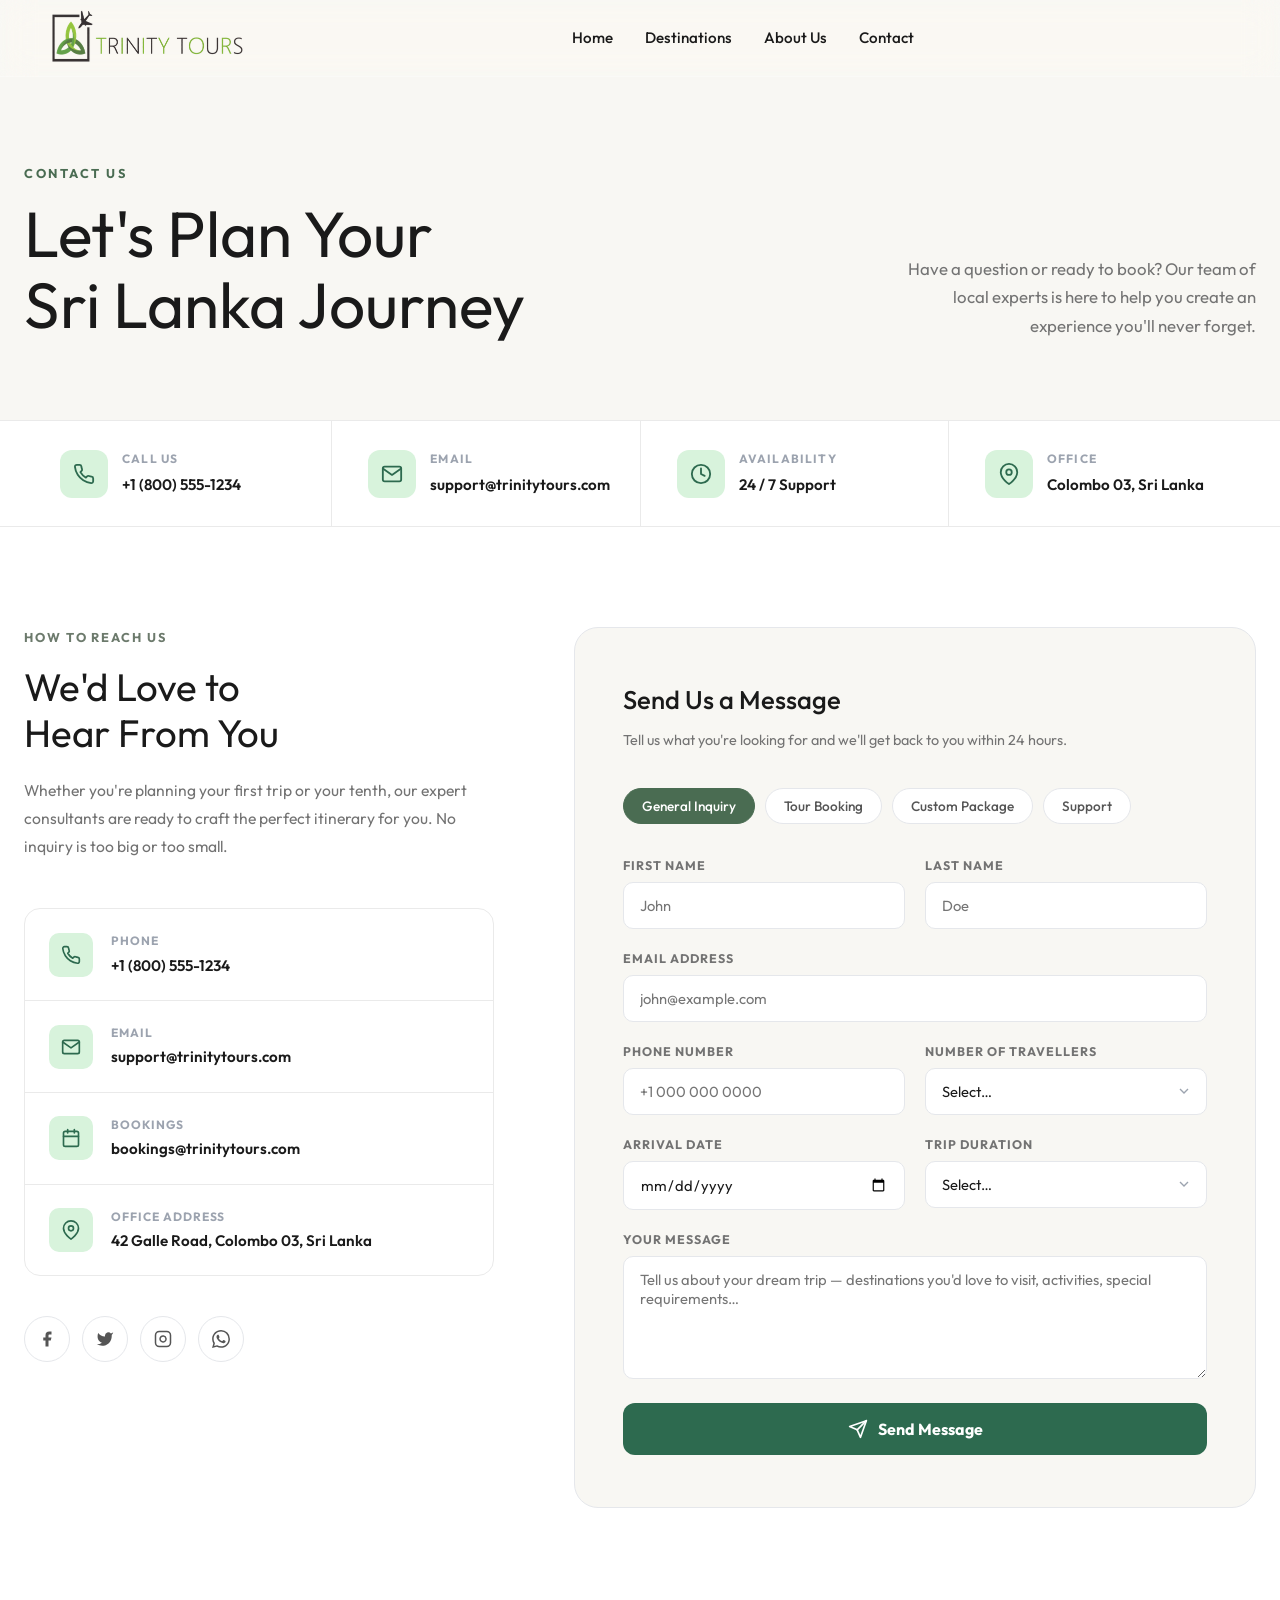
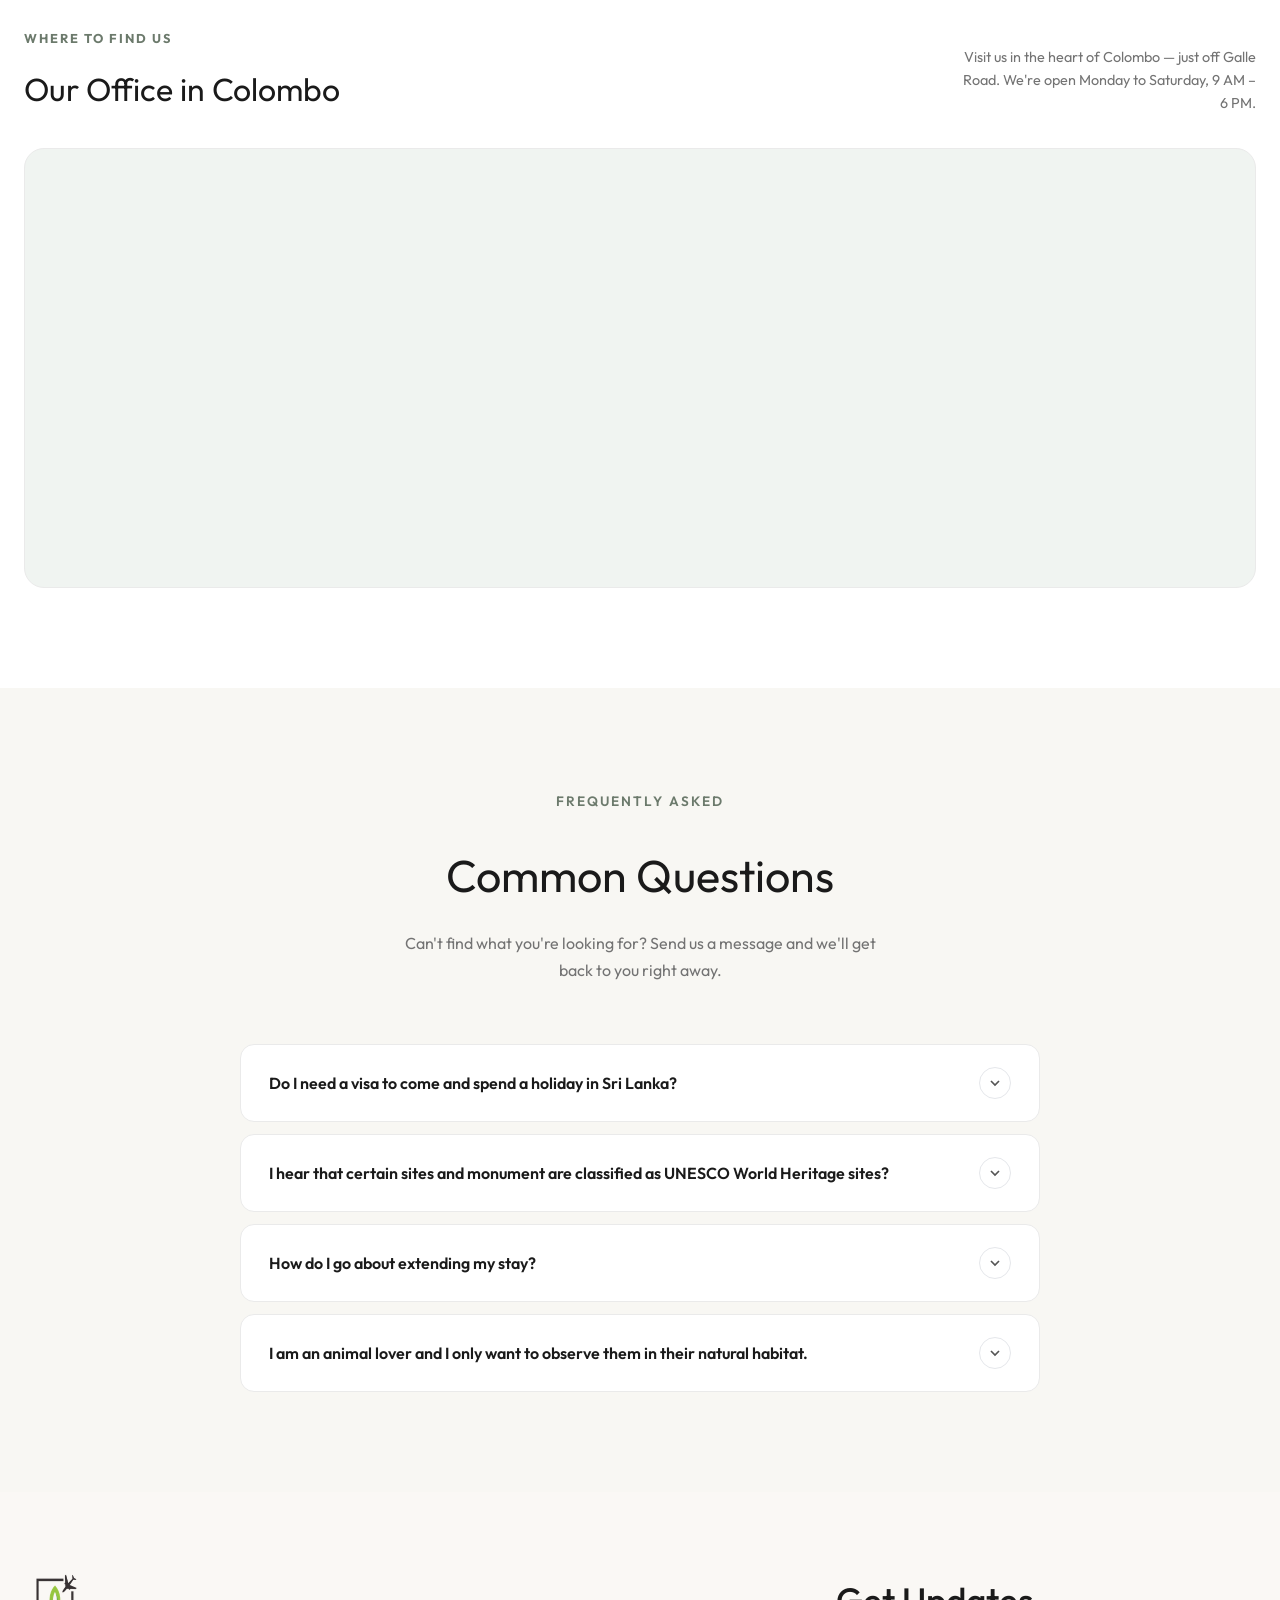
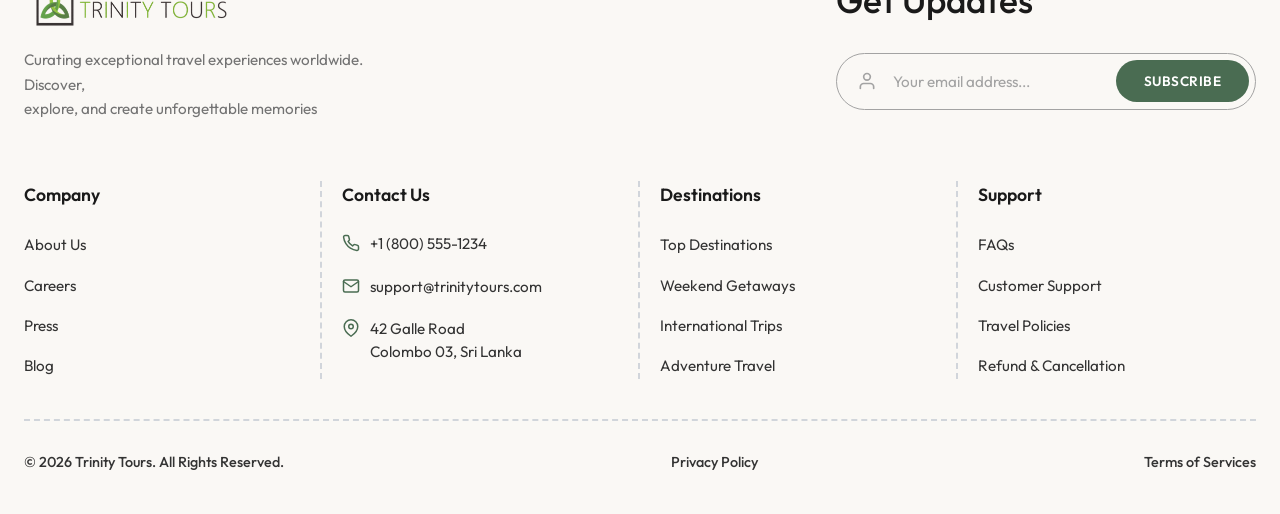
<file: contact.html>
<!DOCTYPE html>
<html lang="en">
<head>
  <meta charset="UTF-8" />
  <meta name="viewport" content="width=device-width, initial-scale=1.0" />
  <title>Contact Us – Trinity Tours | Get in Touch</title>
  <meta name="description" content="Contact Trinity Tours for personalised Sri Lanka travel packages, tour inquiries, and expert travel advice. We're available 24/7 to help plan your perfect trip." />
  <meta name="keywords" content="contact Trinity Tours, Sri Lanka tour inquiry, travel support, book Sri Lanka tour" />
  <link rel="preconnect" href="https://fonts.googleapis.com" />
  <link rel="preconnect" href="https://fonts.gstatic.com" crossorigin />
  <link href="https://fonts.googleapis.com/css2?family=Outfit:wght@300;400;500;600;700;800&family=Playfair+Display:ital,wght@0,600;0,700;1,600&display=swap" rel="stylesheet" />
  <link rel="stylesheet" href="css/style.css" />
  <link rel="stylesheet" href="css/contact.css" />
  <link rel="icon" type="image/x-icon" href="favicon.ico" />
</head>
<body>

  <!-- ===================== NAVBAR ===================== -->
  <header class="navbar" id="navbar">
    <div class="nav-container">
      <a href="index.html" class="nav-logo" id="nav-logo-link">
        <img src="logo/logo_small.png" alt="Trinity Tours Logo" class="site-logo" />
      </a>

      <nav class="nav-links" id="nav-links">

        <a href="index.html" class="nav-link">Home</a>
        <a href="destinations.html" class="nav-link">Destinations</a>
        <a href="about.html" class="nav-link">About Us</a>
        <a href="contact.html" class="nav-link active">Contact</a>

        <div class="nav-socials nav-mobile-only">
          <a href="#">Facebook</a>
          <a href="#">Instagram</a>
          <a href="#">Twitter</a>
        </div>
      </nav>

      <div class="nav-actions">
        <button class="hamburger" id="hamburger" aria-label="Toggle menu">
          <span></span><span></span><span></span>
        </button>
      </div>
    </div>
  </header>

  <!-- ===================== PAGE HEADER ===================== -->
  <section class="contact-page-header">
    <div class="container">
      <div class="contact-page-header-inner reveal">
        <div>
          <span class="contact-page-eyebrow">Contact Us</span>
          <h1 class="contact-page-title" id="contact-main-title">Let's Plan Your<br/>Sri Lanka Journey</h1>
        </div>
        <p class="contact-page-subtitle">Have a question or ready to book? Our team of local experts is here to help you create an experience you'll never forget.</p>
      </div>
    </div>
  </section>

  <!-- ===================== QUICK CONTACT CHIPS ===================== -->
  <section class="contact-chips-bar">
    <div class="container">
      <div class="contact-chips-row">
        <a href="tel:+18005551234" class="contact-chip" id="chip-phone">
          <div class="contact-chip-icon">
            <svg width="22" height="22" viewBox="0 0 24 24" fill="none" stroke="currentColor" stroke-width="2" stroke-linecap="round" stroke-linejoin="round"><path d="M22 16.92v3a2 2 0 0 1-2.18 2 19.79 19.79 0 0 1-8.63-3.07 19.5 19.5 0 0 1-6-6 19.79 19.79 0 0 1-3.07-8.67A2 2 0 0 1 4.11 2h3a2 2 0 0 1 2 1.72 12.84 12.84 0 0 0 .7 2.81 2 2 0 0 1-.45 2.11L8.09 9.91a16 16 0 0 0 6 6l1.27-1.27a2 2 0 0 1 2.11-.45 12.84 12.84 0 0 0 2.81.7A2 2 0 0 1 22 16.92z"/></svg>
          </div>
          <div>
            <span class="contact-chip-label">Call Us</span>
            <span class="contact-chip-value">+1 (800) 555-1234</span>
          </div>
        </a>
        <a href="mailto:support@trinitytours.com" class="contact-chip" id="chip-email">
          <div class="contact-chip-icon">
            <svg width="22" height="22" viewBox="0 0 24 24" fill="none" stroke="currentColor" stroke-width="2" stroke-linecap="round" stroke-linejoin="round"><path d="M4 4h16c1.1 0 2 .9 2 2v12c0 1.1-.9 2-2 2H4c-1.1 0-2-.9-2-2V6c0-1.1.9-2 2-2z"/><polyline points="22,6 12,13 2,6"/></svg>
          </div>
          <div>
            <span class="contact-chip-label">Email</span>
            <span class="contact-chip-value">support@trinitytours.com</span>
          </div>
        </a>
        <div class="contact-chip" id="chip-hours">
          <div class="contact-chip-icon">
            <svg width="22" height="22" viewBox="0 0 24 24" fill="none" stroke="currentColor" stroke-width="2" stroke-linecap="round" stroke-linejoin="round"><circle cx="12" cy="12" r="10"/><polyline points="12 6 12 12 16 14"/></svg>
          </div>
          <div>
            <span class="contact-chip-label">Availability</span>
            <span class="contact-chip-value">24 / 7 Support</span>
          </div>
        </div>
        <div class="contact-chip" id="chip-location">
          <div class="contact-chip-icon">
            <svg width="22" height="22" viewBox="0 0 24 24" fill="none" stroke="currentColor" stroke-width="2" stroke-linecap="round" stroke-linejoin="round"><path d="M21 10c0 7-9 13-9 13s-9-6-9-13a9 9 0 0 1 18 0z"/><circle cx="12" cy="10" r="3"/></svg>
          </div>
          <div>
            <span class="contact-chip-label">Office</span>
            <span class="contact-chip-value">Colombo 03, Sri Lanka</span>
          </div>
        </div>
      </div>
    </div>
  </section>

  <!-- ===================== MAIN CONTACT SECTION ===================== -->
  <section class="contact-main-section" id="contact-form-section">
    <div class="container">
      <div class="contact-main-grid">

        <!-- LEFT: Info panel -->
        <div class="contact-info-panel reveal-left">
          <span class="contact-info-label">HOW TO REACH US</span>
          <h2 class="contact-info-title">We'd Love to<br/>Hear From You</h2>
          <p class="contact-info-desc">Whether you're planning your first trip or your tenth, our expert consultants are ready to craft the perfect itinerary for you. No inquiry is too big or too small.</p>

          <div class="contact-detail-list">
            <a href="tel:+18005551234" class="contact-detail-row" id="detail-phone">
              <div class="contact-detail-icon">
                <svg width="20" height="20" viewBox="0 0 24 24" fill="none" stroke="currentColor" stroke-width="2" stroke-linecap="round" stroke-linejoin="round"><path d="M22 16.92v3a2 2 0 0 1-2.18 2 19.79 19.79 0 0 1-8.63-3.07 19.5 19.5 0 0 1-6-6 19.79 19.79 0 0 1-3.07-8.67A2 2 0 0 1 4.11 2h3a2 2 0 0 1 2 1.72 12.84 12.84 0 0 0 .7 2.81 2 2 0 0 1-.45 2.11L8.09 9.91a16 16 0 0 0 6 6l1.27-1.27a2 2 0 0 1 2.11-.45 12.84 12.84 0 0 0 2.81.7A2 2 0 0 1 22 16.92z"/></svg>
              </div>
              <div class="contact-detail-text">
                <span class="contact-detail-type">Phone</span>
                <span class="contact-detail-value">+1 (800) 555-1234</span>
              </div>
            </a>
            <a href="mailto:support@trinitytours.com" class="contact-detail-row" id="detail-email">
              <div class="contact-detail-icon">
                <svg width="20" height="20" viewBox="0 0 24 24" fill="none" stroke="currentColor" stroke-width="2" stroke-linecap="round" stroke-linejoin="round"><path d="M4 4h16c1.1 0 2 .9 2 2v12c0 1.1-.9 2-2 2H4c-1.1 0-2-.9-2-2V6c0-1.1.9-2 2-2z"/><polyline points="22,6 12,13 2,6"/></svg>
              </div>
              <div class="contact-detail-text">
                <span class="contact-detail-type">Email</span>
                <span class="contact-detail-value">support@trinitytours.com</span>
              </div>
            </a>
            <a href="mailto:bookings@trinitytours.com" class="contact-detail-row" id="detail-bookings">
              <div class="contact-detail-icon">
                <svg width="20" height="20" viewBox="0 0 24 24" fill="none" stroke="currentColor" stroke-width="2" stroke-linecap="round" stroke-linejoin="round"><rect x="3" y="4" width="18" height="18" rx="2" ry="2"/><line x1="16" y1="2" x2="16" y2="6"/><line x1="8" y1="2" x2="8" y2="6"/><line x1="3" y1="10" x2="21" y2="10"/></svg>
              </div>
              <div class="contact-detail-text">
                <span class="contact-detail-type">Bookings</span>
                <span class="contact-detail-value">bookings@trinitytours.com</span>
              </div>
            </a>
            <div class="contact-detail-row" id="detail-address">
              <div class="contact-detail-icon">
                <svg width="20" height="20" viewBox="0 0 24 24" fill="none" stroke="currentColor" stroke-width="2" stroke-linecap="round" stroke-linejoin="round"><path d="M21 10c0 7-9 13-9 13s-9-6-9-13a9 9 0 0 1 18 0z"/><circle cx="12" cy="10" r="3"/></svg>
              </div>
              <div class="contact-detail-text">
                <span class="contact-detail-type">Office Address</span>
                <span class="contact-detail-value">42 Galle Road, Colombo 03, Sri Lanka</span>
              </div>
            </div>
          </div>

          <div class="contact-social-row">
            <a href="#" class="contact-social-link" aria-label="Facebook" id="social-fb">
              <svg width="18" height="18" viewBox="0 0 24 24" fill="currentColor"><path d="M18 2h-3a5 5 0 00-5 5v3H7v4h3v8h4v-8h3l1-4h-4V7a1 1 0 011-1h3z"/></svg>
            </a>
            <a href="#" class="contact-social-link" aria-label="Twitter / X" id="social-tw">
              <svg width="18" height="18" viewBox="0 0 24 24" fill="currentColor"><path d="M23 3a10.9 10.9 0 01-3.14 1.53 4.48 4.48 0 00-7.86 3v1A10.66 10.66 0 013 4s-4 9 5 13a11.64 11.64 0 01-7 2c9 5 20 0 20-11.5a4.5 4.5 0 00-.08-.83A7.72 7.72 0 0023 3z"/></svg>
            </a>
            <a href="#" class="contact-social-link" aria-label="Instagram" id="social-ig">
              <svg width="18" height="18" viewBox="0 0 24 24" fill="none" stroke="currentColor" stroke-width="2"><rect x="2" y="2" width="20" height="20" rx="5" ry="5"/><path d="M16 11.37A4 4 0 1112.63 8 4 4 0 0116 11.37z"/><line x1="17.5" y1="6.5" x2="17.51" y2="6.5"/></svg>
            </a>
            <a href="#" class="contact-social-link" aria-label="WhatsApp" id="social-wa">
              <svg width="18" height="18" viewBox="0 0 24 24" fill="currentColor"><path d="M17.472 14.382c-.297-.149-1.758-.867-2.03-.967-.273-.099-.471-.148-.67.15-.197.297-.767.966-.94 1.164-.173.199-.347.223-.644.075-.297-.15-1.255-.463-2.39-1.475-.883-.788-1.48-1.761-1.653-2.059-.173-.297-.018-.458.13-.606.134-.133.298-.347.446-.52.149-.174.198-.298.298-.497.099-.198.05-.371-.025-.52-.075-.149-.669-1.612-.916-2.207-.242-.579-.487-.5-.669-.51-.173-.008-.371-.01-.57-.01-.198 0-.52.074-.792.372-.272.297-1.04 1.016-1.04 2.479 0 1.462 1.065 2.875 1.213 3.074.149.198 2.096 3.2 5.077 4.487.709.306 1.262.489 1.694.625.712.227 1.36.195 1.871.118.571-.085 1.758-.719 2.006-1.413.248-.694.248-1.289.173-1.413-.074-.124-.272-.198-.57-.347m-5.421 7.403h-.004a9.87 9.87 0 01-5.031-1.378l-.361-.214-3.741.982.998-3.648-.235-.374a9.86 9.86 0 01-1.51-5.26c.001-5.45 4.436-9.884 9.888-9.884 2.64 0 5.122 1.03 6.988 2.898a9.825 9.825 0 012.893 6.994c-.003 5.45-4.437 9.884-9.885 9.884m8.413-18.297A11.815 11.815 0 0012.05 0C5.495 0 .16 5.335.157 11.892c0 2.096.547 4.142 1.588 5.945L.057 24l6.305-1.654a11.882 11.882 0 005.683 1.448h.005c6.554 0 11.89-5.335 11.893-11.893a11.821 11.821 0 00-3.48-8.413z"/></svg>
            </a>
          </div>
        </div>

        <!-- RIGHT: Contact form -->
        <div class="contact-form-card reveal-right">
          <h3 class="contact-form-card-title">Send Us a Message</h3>
          <p class="contact-form-card-subtitle">Tell us what you're looking for and we'll get back to you within 24 hours.</p>

          <!-- Topic selector -->
          <div class="topic-selector" role="group" aria-label="Select inquiry topic">
            <button class="topic-pill selected" data-topic="general" id="topic-general">General Inquiry</button>
            <button class="topic-pill" data-topic="booking" id="topic-booking">Tour Booking</button>
            <button class="topic-pill" data-topic="custom" id="topic-custom">Custom Package</button>
            <button class="topic-pill" data-topic="support" id="topic-support">Support</button>
          </div>

          <form class="contact-form" id="contact-form" novalidate>
            <div class="form-row">
              <div class="form-group">
                <label for="contact-first-name">First Name</label>
                <input type="text" id="contact-first-name" name="first_name" placeholder="John" required />
              </div>
              <div class="form-group">
                <label for="contact-last-name">Last Name</label>
                <input type="text" id="contact-last-name" name="last_name" placeholder="Doe" required />
              </div>
            </div>

            <div class="form-group">
              <label for="contact-email">Email Address</label>
              <input type="email" id="contact-email" name="email" placeholder="john@example.com" required />
            </div>

            <div class="form-row">
              <div class="form-group">
                <label for="contact-phone">Phone Number</label>
                <input type="tel" id="contact-phone" name="phone" placeholder="+1 000 000 0000" />
              </div>
              <div class="form-group">
                <label for="contact-travellers">Number of Travellers</label>
                <select id="contact-travellers" name="travellers">
                  <option value="" disabled selected>Select…</option>
                  <option value="1">1 – Solo</option>
                  <option value="2">2 – Couple</option>
                  <option value="3-5">3–5 – Small Group</option>
                  <option value="6-10">6–10 – Group</option>
                  <option value="10+">10+ – Large Group</option>
                </select>
              </div>
            </div>

            <div class="form-row">
              <div class="form-group">
                <label for="contact-arrival">Arrival Date</label>
                <input type="date" id="contact-arrival" name="arrival" />
              </div>
              <div class="form-group">
                <label for="contact-duration">Trip Duration</label>
                <select id="contact-duration" name="duration">
                  <option value="" disabled selected>Select…</option>
                  <option value="1-3">1–3 days</option>
                  <option value="4-7">4–7 days</option>
                  <option value="8-14">8–14 days</option>
                  <option value="15+">15+ days</option>
                </select>
              </div>
            </div>

            <div class="form-group">
              <label for="contact-message">Your Message</label>
              <textarea id="contact-message" name="message" rows="5" placeholder="Tell us about your dream trip — destinations you'd love to visit, activities, special requirements…"></textarea>
            </div>

            <button type="submit" class="btn-submit-contact" id="btn-submit-contact">
              <svg width="20" height="20" viewBox="0 0 24 24" fill="none" stroke="currentColor" stroke-width="2" stroke-linecap="round" stroke-linejoin="round"><line x1="22" y1="2" x2="11" y2="13"/><polygon points="22 2 15 22 11 13 2 9 22 2"/></svg>
              Send Message
            </button>

            <div class="form-success-msg" id="form-success-msg" role="alert">
              <svg width="18" height="18" viewBox="0 0 24 24" fill="none" stroke="currentColor" stroke-width="2.5"><polyline points="20 6 9 17 4 12"/></svg>
              Your message has been sent! We'll be in touch within 24 hours.
            </div>
          </form>
        </div>

      </div>
    </div>
  </section>

  <!-- ===================== MAP SECTION ===================== -->
  <section class="contact-map-section">
    <div class="container">
      <div class="contact-map-header reveal">
        <div>
          <span class="contact-info-label">WHERE TO FIND US</span>
          <h2 class="contact-map-title">Our Office in Colombo</h2>
        </div>
        <p class="contact-map-desc">Visit us in the heart of Colombo — just off Galle Road. We're open Monday to Saturday, 9 AM – 6 PM.</p>
      </div>

      <div class="contact-map-frame reveal">
        <iframe
          id="contact-map-iframe"
          title="Trinity Tours Office Location"
          src="https://www.google.com/maps/embed?pb=!1m18!1m12!1m3!1d3960.9020427226154!2d79.84799!3d6.9270786!2m3!1f0!2f0!3f0!3m2!1i1024!2i768!4f13.1!3m3!1m2!1s0x3ae259253b00001d%3A0x8dd96a9a9d9f8c9f!2sGalle%20Rd%2C%20Colombo%2C%20Sri%20Lanka!5e0!3m2!1sen!2slk!4v1687000000000!5m2!1sen!2slk"
          width="100%"
          height="440"
          style="border:0; display:block;"
          allowfullscreen=""
          loading="lazy"
          referrerpolicy="no-referrer-when-downgrade">
        </iframe>
      </div>
    </div>
  </section>

  <!-- ===================== FAQ SECTION ===================== -->
  <section class="contact-faq-section" id="contact-faq">
    <div class="container">
      <div class="contact-faq-header reveal">
        <span class="section-tag-new">FREQUENTLY ASKED</span>
        <h2 class="contact-faq-title">Common Questions</h2>
        <p class="contact-faq-desc">Can't find what you're looking for? Send us a message and we'll get back to you right away.</p>
      </div>

      <div class="faq-list" id="faq-list">

        <div class="faq-item">
          <div class="faq-question" role="button" aria-expanded="false" tabindex="0">
            <span>Do I need a visa to come and spend a holiday in Sri Lanka?</span>
            <div class="faq-chevron">
              <svg width="16" height="16" viewBox="0 0 24 24" fill="none" stroke="currentColor" stroke-width="2.5"><polyline points="6 9 12 15 18 9"/></svg>
            </div>
          </div>
          <div class="faq-answer">
            <p>You will need a visa to enter Sri Lanka. You can get a short stay visa online at: Electronic Travel Authority visit www.eta.gov.lk. Tourist visas are normally issued for a maximum period of 30 days. Although it's still possible to get a tourist visa on arrival, it's better to get one before you travel.</p>
          </div>
        </div>

        <div class="faq-item">
          <div class="faq-question" role="button" aria-expanded="false" tabindex="0">
            <span>I hear that certain sites and monument are classified as UNESCO World Heritage sites?</span>
            <div class="faq-chevron">
              <svg width="16" height="16" viewBox="0 0 24 24" fill="none" stroke="currentColor" stroke-width="2.5"><polyline points="6 9 12 15 18 9"/></svg>
            </div>
          </div>
          <div class="faq-answer">
            <p>Sri Lanka’s cultural depth is recognized by UNESCO, which has declared six Archaeological World Heritage Sites in the Country. The Sacred City of Anuradhapura, The Ancient City of Polonnaruwa, The Golden Temple of Dambulla, The Ancient City of Sigiriya, The Sacred City of Kandy, The Old town of Galle and its fortifications and the seventh UNESCO World Heritage Site in Sri Lanka is an ecological lung for the Planet; The Sinharaja Forest Reserve.</p>
          </div>
        </div>

        <div class="faq-item">
          <div class="faq-question" role="button" aria-expanded="false" tabindex="0">
            <span>How do I go about extending my stay?</span>
            <div class="faq-chevron">
              <svg width="16" height="16" viewBox="0 0 24 24" fill="none" stroke="currentColor" stroke-width="2.5"><polyline points="6 9 12 15 18 9"/></svg>
            </div>
          </div>
          <div class="faq-answer">
            <p>The 30-day visa can be extended up to 90 days on the payment of a fee. You will need to show a return or onward airline ticket out of Sri Lanka, along with proof of funds, such as traveler’s cheques or credit card, and provide a copy of the bio-data page of your passport and 02 photographs. More info could be found on: www.immigration.gov.lk</p>
          </div>
        </div>

        <div class="faq-item">
          <div class="faq-question" role="button" aria-expanded="false" tabindex="0">
            <span>I am an animal lover and I only want to observe them in their natural habitat.</span>
            <div class="faq-chevron">
              <svg width="16" height="16" viewBox="0 0 24 24" fill="none" stroke="currentColor" stroke-width="2.5"><polyline points="6 9 12 15 18 9"/></svg>
            </div>
          </div>
          <div class="faq-answer">
            <p>With 13% of Sri Lanka being conserved as National Parks, Reserves, Sanctuaries and Jungle/Wildlife Corridors, the country possesses a high degree of biodiversity. Indeed the Island (together with the Western Ghats of India) has been identified by Conservation International as one of 34 world’s biodiversity hot spots. A safari in one of the 14 National Parks offers the chance to see some of Sri Lanka’s 91 mammals, but the Island is an Ornithologist’s Paradise, with over 233 resident species, (33 endemic) - but migratory species stretch the number to an astounding 482.</p>
          </div>
        </div>

      </div>
    </div>
  </section>

  <!-- ===================== FOOTER ===================== -->
  <footer class="footer-new" id="footer">
    <div class="container">
      <div class="footer-new-top">
        <div class="footer-new-brand">
          <img src="logo/logo_small.png" alt="Trinity Tours Logo" class="footer-logo" />
          <p>Curating exceptional travel experiences worldwide. Discover,<br>explore, and create unforgettable memories</p>
        </div>
        <div class="footer-new-subscribe">
          <h2>Get Updates</h2>
          <form class="footer-sub-form">
            <div class="input-wrapper">
              <svg width="20" height="20" viewBox="0 0 24 24" fill="none" stroke="#a3a3a3" stroke-width="2" stroke-linecap="round" stroke-linejoin="round" class="input-icon"><path d="M20 21v-2a4 4 0 0 0-4-4H8a4 4 0 0 0-4 4v2"></path><circle cx="12" cy="7" r="4"></circle></svg>
              <input type="email" placeholder="Your email address..." />
              <button type="submit">SUBSCRIBE</button>
            </div>
          </form>
        </div>
      </div>

      <div class="footer-new-links">
        <div class="footer-col-new">
          <h4>Company</h4>
          <ul>
            <li><a href="about.html">About Us</a></li>
            <li><a href="#">Careers</a></li>
            <li><a href="#">Press</a></li>
            <li><a href="#">Blog</a></li>
          </ul>
        </div>
        <div class="footer-col-new footer-col-contact">
          <h4>Contact Us</h4>
          <ul>
            <li>
              <span class="c-icon"><svg width="18" height="18" viewBox="0 0 24 24" fill="none" stroke="currentColor" stroke-width="2" stroke-linecap="round" stroke-linejoin="round"><path d="M22 16.92v3a2 2 0 0 1-2.18 2 19.79 19.79 0 0 1-8.63-3.07 19.5 19.5 0 0 1-6-6 19.79 19.79 0 0 1-3.07-8.67A2 2 0 0 1 4.11 2h3a2 2 0 0 1 2 1.72 12.84 12.84 0 0 0 .7 2.81 2 2 0 0 1-.45 2.11L8.09 9.91a16 16 0 0 0 6 6l1.27-1.27a2 2 0 0 1 2.11-.45 12.84 12.84 0 0 0 2.81.7A2 2 0 0 1 22 16.92z"></path></svg></span>
              <span>+1 (800) 555-1234</span>
            </li>
            <li>
              <span class="c-icon"><svg width="18" height="18" viewBox="0 0 24 24" fill="none" stroke="currentColor" stroke-width="2" stroke-linecap="round" stroke-linejoin="round"><path d="M4 4h16c1.1 0 2 .9 2 2v12c0 1.1-.9 2-2 2H4c-1.1 0-2-.9-2-2V6c0-1.1.9-2 2-2z"></path><polyline points="22,6 12,13 2,6"></polyline></svg></span>
              <span>support@trinitytours.com</span>
            </li>
            <li>
              <span class="c-icon"><svg width="18" height="18" viewBox="0 0 24 24" fill="none" stroke="currentColor" stroke-width="2" stroke-linecap="round" stroke-linejoin="round"><path d="M21 10c0 7-9 13-9 13s-9-6-9-13a9 9 0 0 1 18 0z"></path><circle cx="12" cy="10" r="3"></circle></svg></span>
              <span>42 Galle Road<br>Colombo 03, Sri Lanka</span>
            </li>
          </ul>
        </div>
        <div class="footer-col-new">
          <h4>Destinations</h4>
          <ul>
            <li><a href="destinations.html">Top Destinations</a></li>
            <li><a href="#">Weekend Getaways</a></li>
            <li><a href="#">International Trips</a></li>
            <li><a href="#">Adventure Travel</a></li>
          </ul>
        </div>
        <div class="footer-col-new">
          <h4>Support</h4>
          <ul>
            <li><a href="#contact-faq">FAQs</a></li>
            <li><a href="#">Customer Support</a></li>
            <li><a href="#">Travel Policies</a></li>
            <li><a href="#">Refund &amp; Cancellation</a></li>
          </ul>
        </div>
      </div>

      <div class="footer-new-bottom">
        <p>© 2026 Trinity Tours. All Rights Reserved.</p>
        <p><a href="#">Privacy Policy</a></p>
        <p><a href="#">Terms of Services</a></p>
      </div>
    </div>
  </footer>

  <!-- Scroll to top -->
  <button class="scroll-top" id="scroll-top" aria-label="Scroll to top">↑</button>

  <script src="js/main.js"></script>
  <script src="js/contact.js"></script>
</body>
</html>
</file>
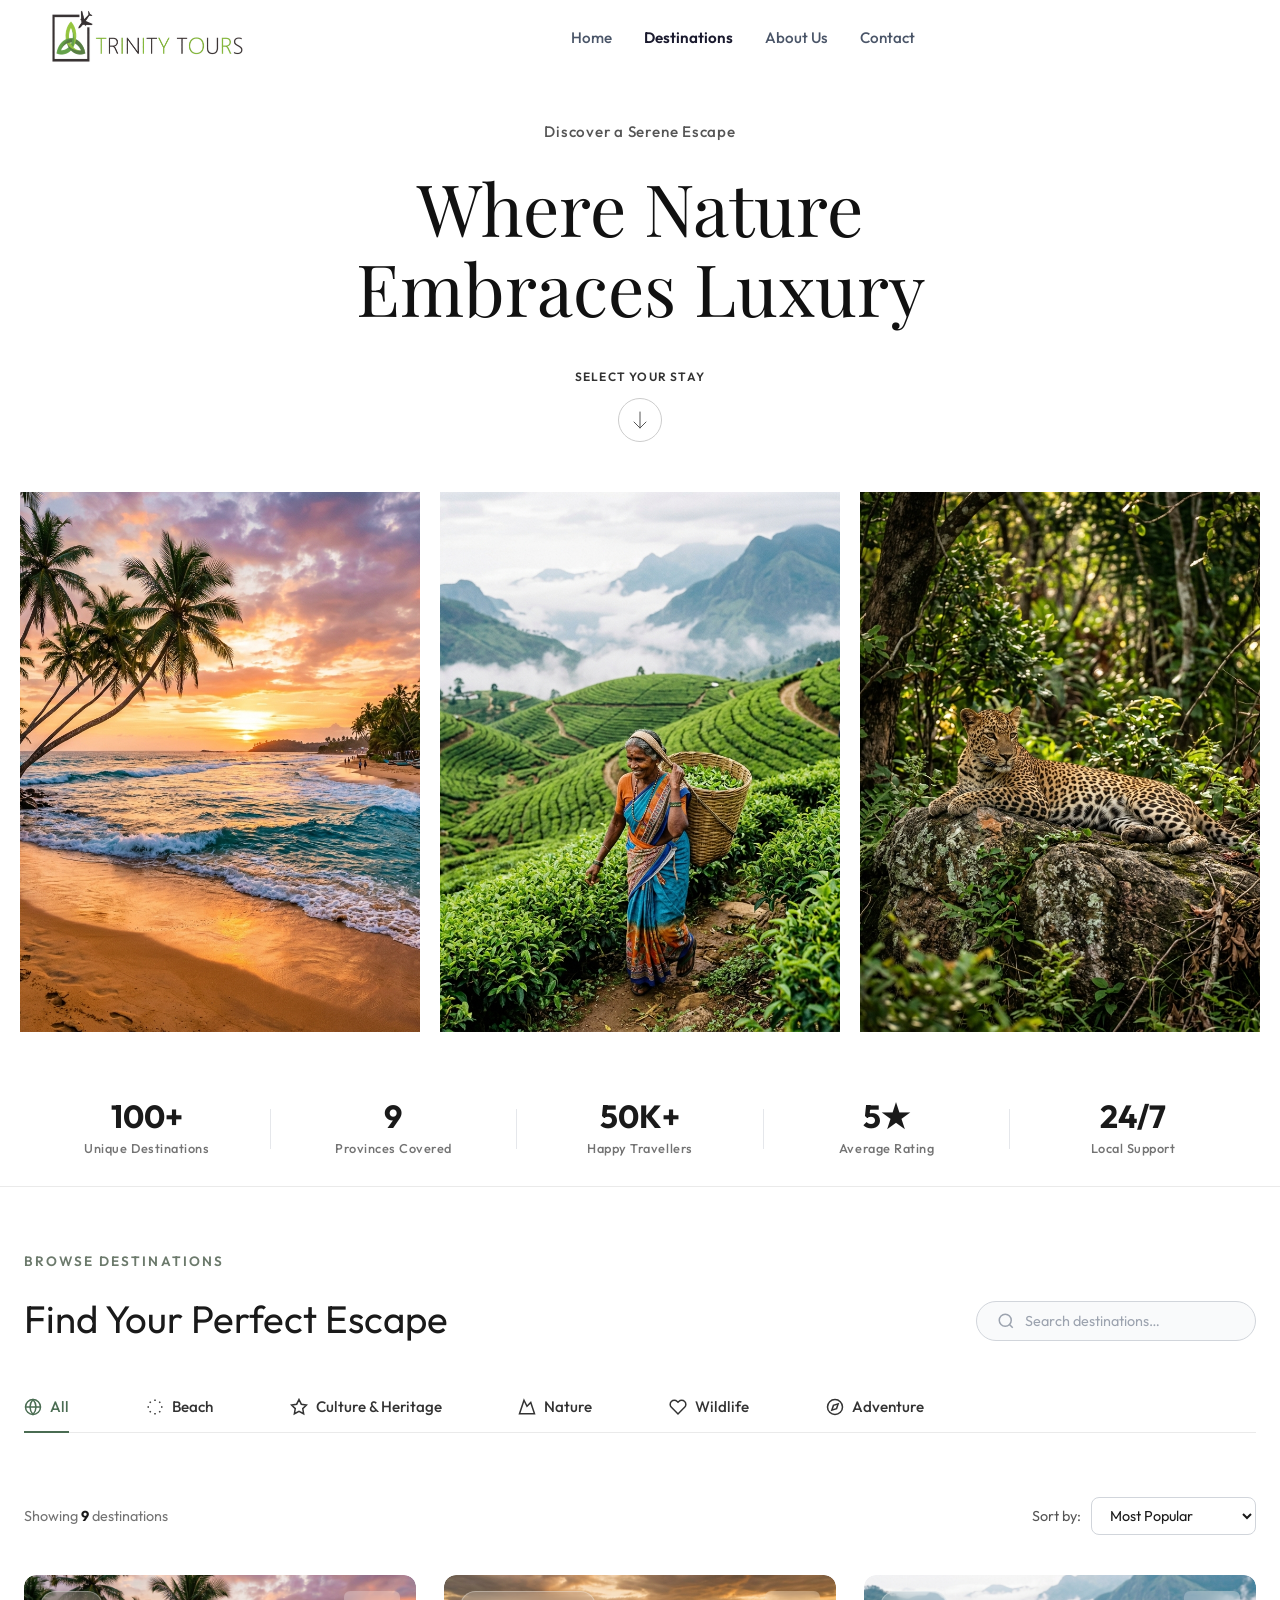
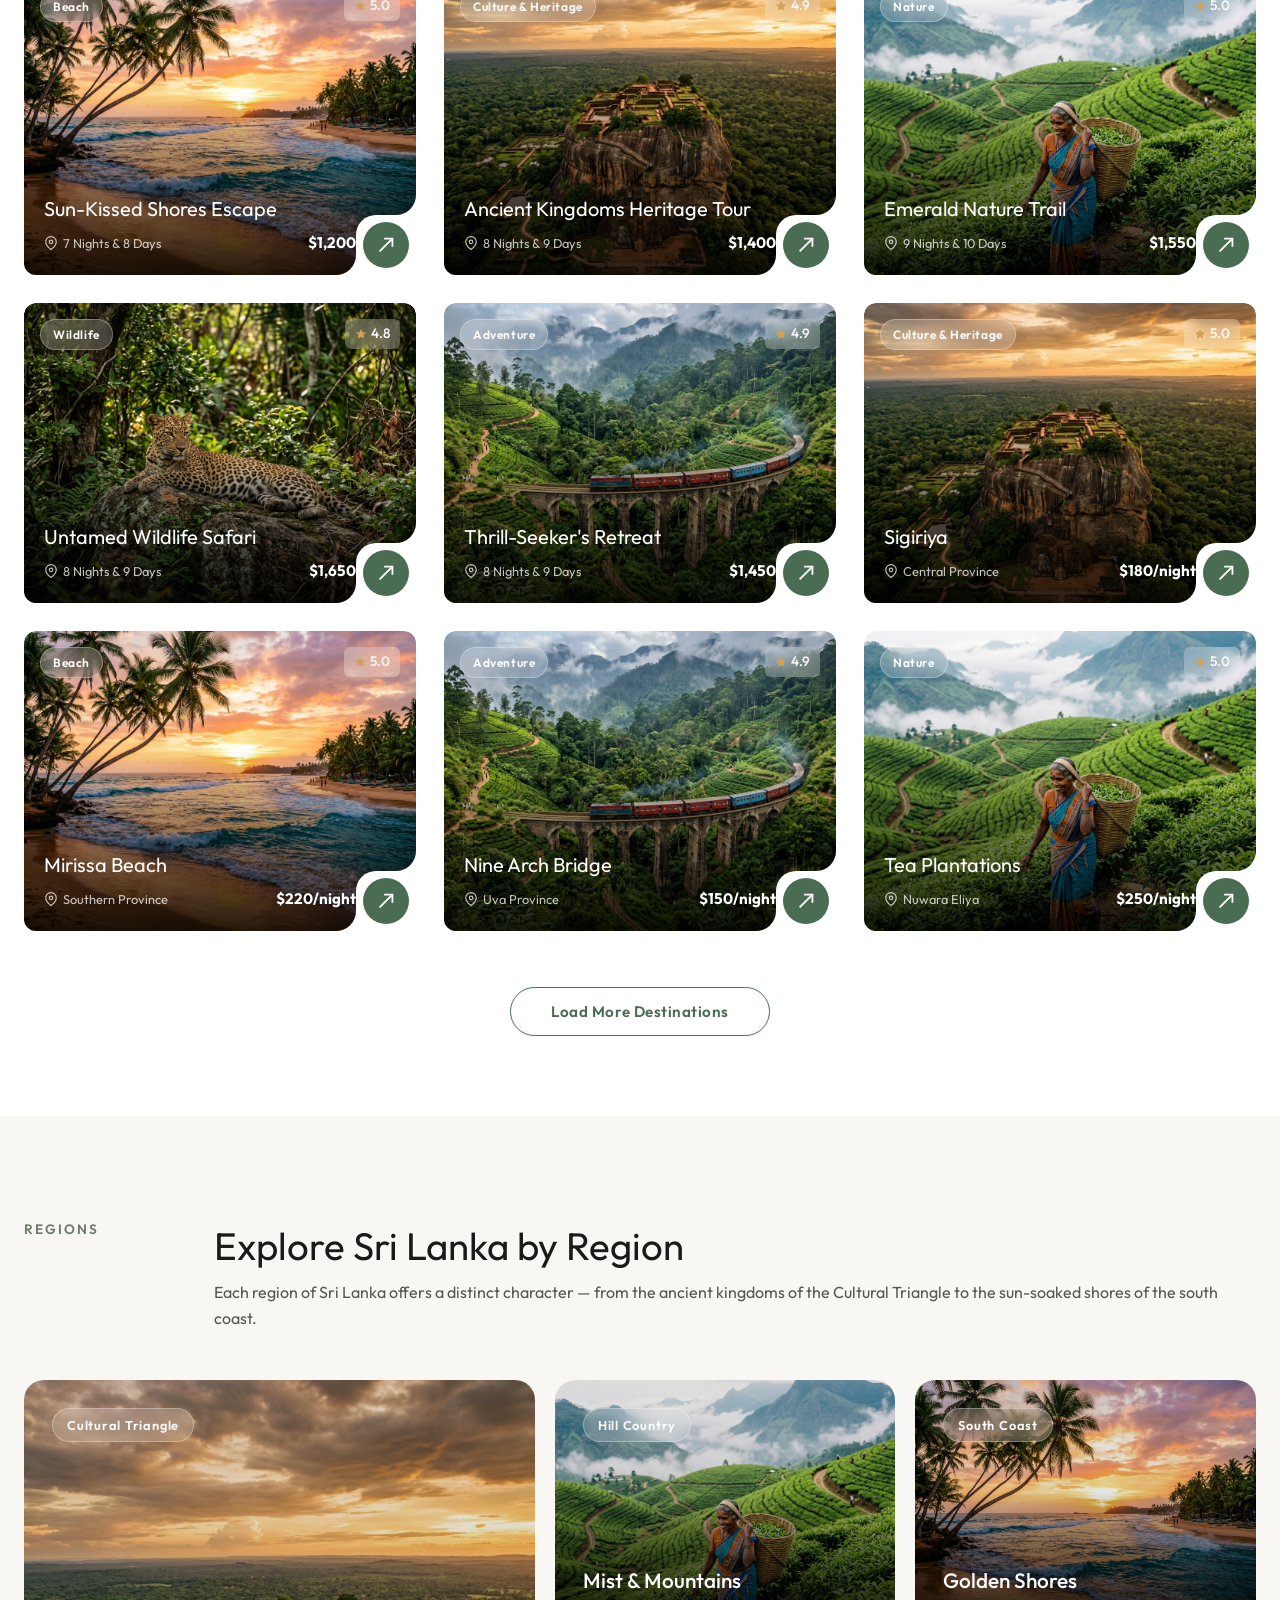
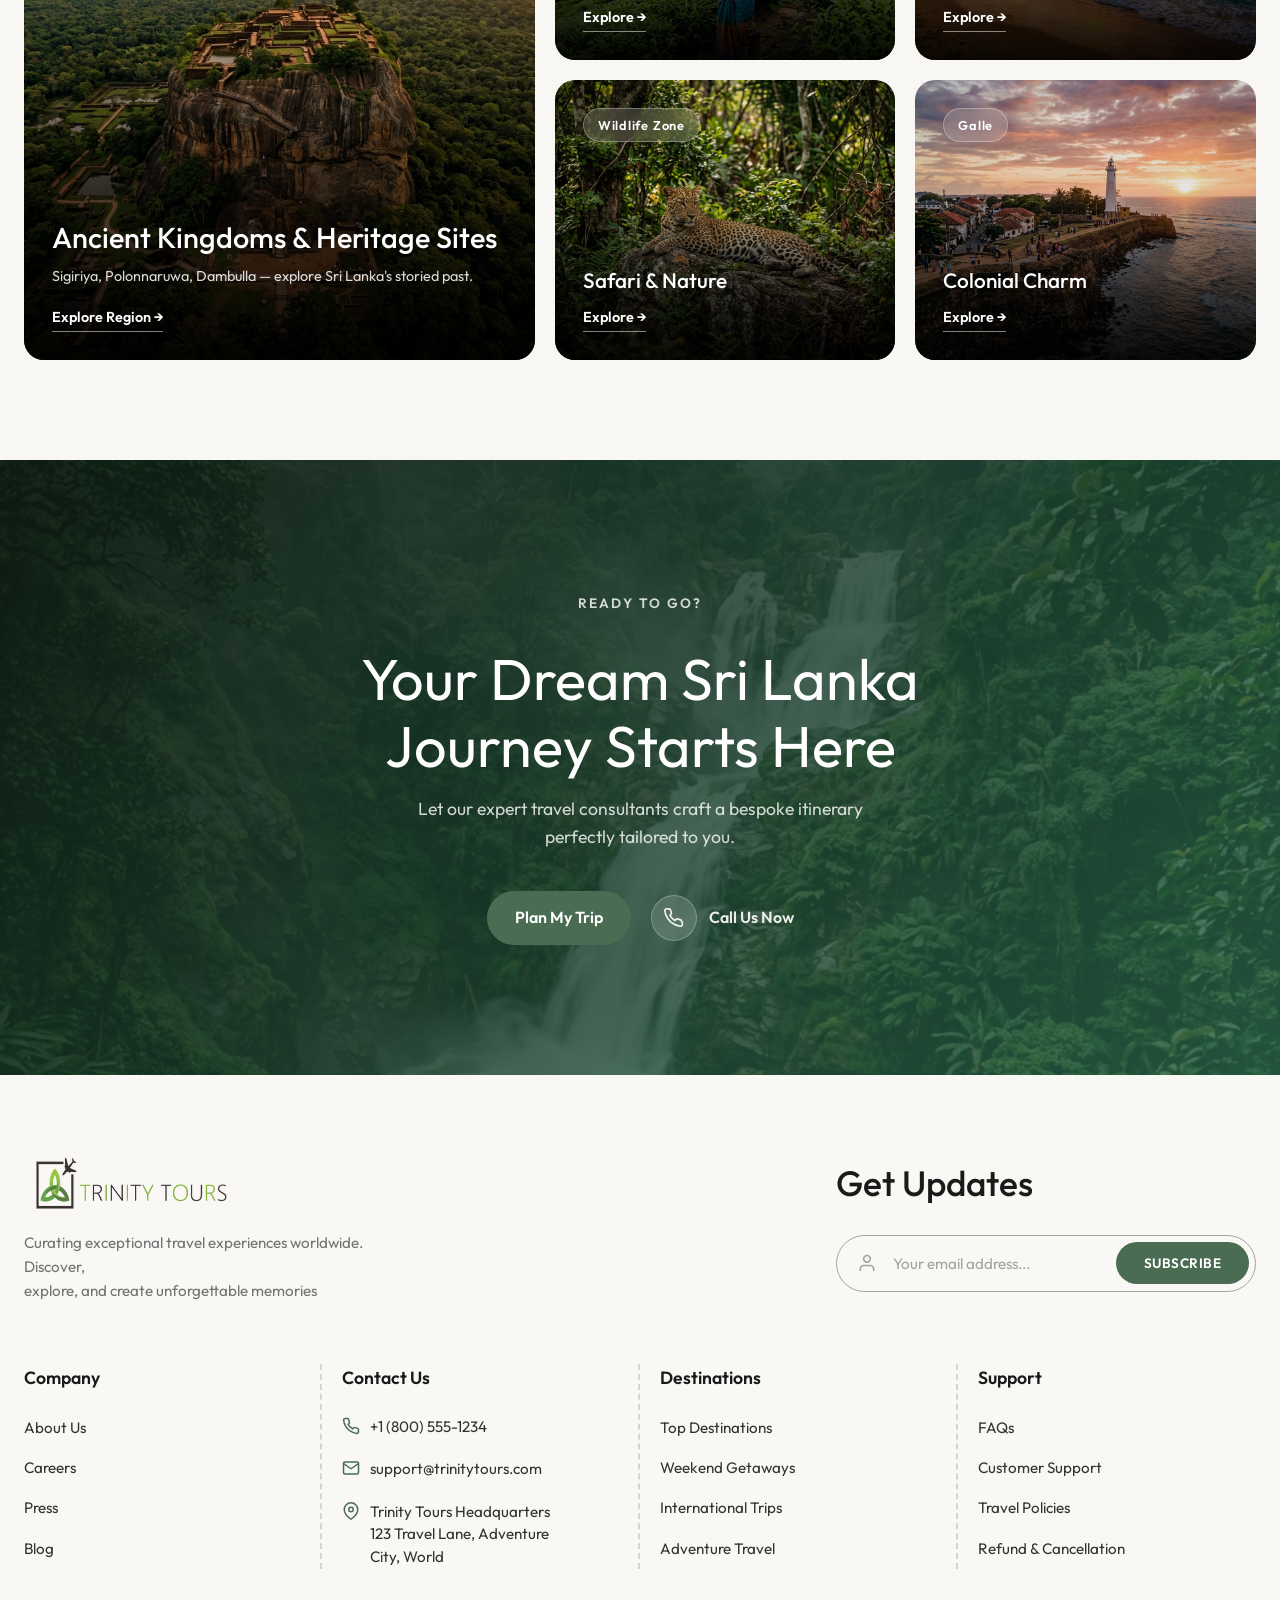
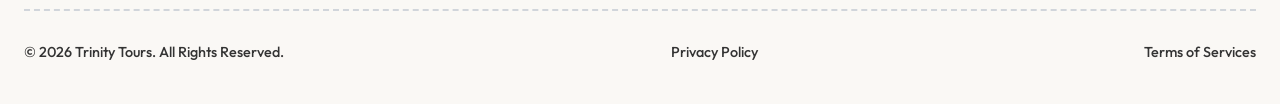
<file: destinations.html>
<!DOCTYPE html>
<html lang="en">
<head>
  <meta charset="UTF-8" />
  <meta name="viewport" content="width=device-width, initial-scale=1.0" />
  <title>Destinations – Trinity Tours | Explore Sri Lanka</title>
  <meta name="description" content="Explore all destinations across Sri Lanka with Trinity Tours. Browse beaches, mountains, cultural cities, wildlife and adventure spots curated by our experts." />
  <meta name="keywords" content="Sri Lanka destinations, Sigiriya, Ella, Mirissa beach, Kandy, Yala, Galle Fort, tea plantations, Sri Lanka travel" />
  <link rel="preconnect" href="https://fonts.googleapis.com" />
  <link rel="preconnect" href="https://fonts.gstatic.com" crossorigin />
  <link href="https://fonts.googleapis.com/css2?family=Outfit:wght@300;400;500;600;700;800&family=Playfair+Display:ital,wght@0,600;0,700;1,600&display=swap" rel="stylesheet" />
  <link rel="stylesheet" href="css/style.css" />
  <link rel="stylesheet" href="css/destinations.css" />
  <link rel="icon" type="image/x-icon" href="favicon.ico" />
</head>
<body>

  <!-- ===================== NAVBAR ===================== -->
  <header class="navbar" id="navbar">
    <div class="nav-container">
      <a href="index.html" class="nav-logo" id="nav-logo-link">
        <img src="logo/logo_small.png" alt="Trinity Tours Logo" class="site-logo" />
      </a>

      <nav class="nav-links" id="nav-links">

        <a href="index.html" class="nav-link">Home</a>
        <a href="destinations.html" class="nav-link active">Destinations</a>
        <a href="about.html" class="nav-link">About Us</a>
        <a href="contact.html" class="nav-link">Contact</a>

        <div class="nav-socials nav-mobile-only">
          <a href="#">Facebook</a>
          <a href="#">Instagram</a>
          <a href="#">Twitter</a>
        </div>
      </nav>

      <div class="nav-actions">
        <button class="hamburger" id="hamburger" aria-label="Toggle menu">
          <span></span><span></span><span></span>
        </button>
      </div>
    </div>
  </header>
  <!-- ===================== DESTINATIONS HERO ===================== -->
  <section class="dest-deck-hero" id="dest-hero">
    <div class="deck-hero-top">
      <span class="deck-subtitle">Discover a Serene Escape</span>
      <h1 class="deck-title">Where Nature<br/>Embraces Luxury</h1>
      <a href="#destinations-all" class="deck-scroll-action" style="text-decoration: none;">
        <span class="deck-scroll-text">SELECT YOUR STAY</span>
        <div class="deck-scroll-circle">
          <svg width="24" height="24" viewBox="0 0 24 24" fill="none" stroke="currentColor" stroke-width="1" stroke-linecap="round" stroke-linejoin="round"><line x1="12" y1="4" x2="12" y2="20"></line><polyline points="18 14 12 20 6 14"></polyline></svg>
        </div>
      </a>
    </div>
    
    <div class="deck-hero-bottom">
      <div class="deck-gallery">
        <div class="deck-card">
          <img src="images/beach.png" alt="Beach Retreat" />
        </div>
        <div class="deck-card deck-card-center">
          <img src="images/tea.png" alt="Nature Escape" />
        </div>
        <div class="deck-card">
          <img src="images/wildlife.png" alt="Wildlife Adventure" />
        </div>
      </div>
    </div>
  </section>

  <!-- ===================== DESTINATION STATS STRIP ===================== -->
  <section class="dest-stats-strip">
    <div class="container">
      <div class="dest-stats-row">
        <div class="dest-stat-item">
          <span class="dest-stat-num">100+</span>
          <span class="dest-stat-label">Unique Destinations</span>
        </div>
        <div class="dest-stat-divider"></div>
        <div class="dest-stat-item">
          <span class="dest-stat-num">9</span>
          <span class="dest-stat-label">Provinces Covered</span>
        </div>
        <div class="dest-stat-divider"></div>
        <div class="dest-stat-item">
          <span class="dest-stat-num">50K+</span>
          <span class="dest-stat-label">Happy Travellers</span>
        </div>
        <div class="dest-stat-divider"></div>
        <div class="dest-stat-item">
          <span class="dest-stat-num">5★</span>
          <span class="dest-stat-label">Average Rating</span>
        </div>
        <div class="dest-stat-divider"></div>
        <div class="dest-stat-item">
          <span class="dest-stat-num">24/7</span>
          <span class="dest-stat-label">Local Support</span>
        </div>
      </div>
    </div>
  </section>

  <!-- ===================== SEARCH & FILTER ===================== -->
  <section class="dest-filter-bar-section" id="destinations-all">
    <div class="container">
      <div class="dest-filter-header">
        <div class="dest-filter-title-group">
          <span class="section-tag-new">BROWSE DESTINATIONS</span>
          <h2 class="dest-page-title">Find Your Perfect Escape</h2>
        </div>
        <div class="dest-search-box" id="dest-search-box">
          <svg width="18" height="18" viewBox="0 0 24 24" fill="none" stroke="currentColor" stroke-width="2"><circle cx="11" cy="11" r="8"/><line x1="21" y1="21" x2="16.65" y2="16.65"/></svg>
          <input type="text" id="dest-search-input" placeholder="Search destinations…" />
        </div>
      </div>

      <!-- Category tabs -->
      <div class="dest-tabs-container">
        <div class="dest-tabs" id="dest-tabs-page">
          <button class="dest-tab active" data-filter="all" id="tab-all">
            <svg width="18" height="18" viewBox="0 0 24 24" fill="none" stroke="currentColor" stroke-width="2"><circle cx="12" cy="12" r="10"/><line x1="2" y1="12" x2="22" y2="12"/><path d="M12 2a15.3 15.3 0 0 1 4 10 15.3 15.3 0 0 1-4 10 15.3 15.3 0 0 1-4-10 15.3 15.3 0 0 1 4-10z"/></svg>
            All
          </button>
          <button class="dest-tab" data-filter="beach" id="tab-beach">
            <svg width="18" height="18" viewBox="0 0 24 24" fill="none" stroke="currentColor" stroke-width="2"><path d="M12 2v2M12 20v2M4.93 4.93l1.41 1.41M17.66 17.66l1.41 1.41M2 12h2M20 12h2M6.34 17.66l-1.41 1.41M19.07 4.93l-1.41 1.41"/></svg>
            Beach
          </button>
          <button class="dest-tab" data-filter="culture" id="tab-culture">
            <svg width="18" height="18" viewBox="0 0 24 24" fill="none" stroke="currentColor" stroke-width="2"><polygon points="12 2 15.09 8.26 22 9.27 17 14.14 18.18 21.02 12 17.77 5.82 21.02 7 14.14 2 9.27 8.91 8.26 12 2"/></svg>
            Culture & Heritage
          </button>
          <button class="dest-tab" data-filter="nature" id="tab-nature">
            <svg width="18" height="18" viewBox="0 0 24 24" fill="none" stroke="currentColor" stroke-width="2"><path d="M8 3l4 8 5-5 5 15H2L8 3z"/></svg>
            Nature
          </button>
          <button class="dest-tab" data-filter="wildlife" id="tab-wildlife">
            <svg width="18" height="18" viewBox="0 0 24 24" fill="none" stroke="currentColor" stroke-width="2"><path d="M20.84 4.61a5.5 5.5 0 0 0-7.78 0L12 5.67l-1.06-1.06a5.5 5.5 0 0 0-7.78 7.78l1.06 1.06L12 21.23l7.78-7.78 1.06-1.06a5.5 5.5 0 0 0 0-7.78z"/></svg>
            Wildlife
          </button>
          <button class="dest-tab" data-filter="adventure" id="tab-adventure">
            <svg width="18" height="18" viewBox="0 0 24 24" fill="none" stroke="currentColor" stroke-width="2"><circle cx="12" cy="12" r="10"/><polygon points="16.24 7.76 14.12 14.12 7.76 16.24 9.88 9.88 16.24 7.76"/></svg>
            Adventure
          </button>
        </div>
      </div>

      <!-- Sort + result count row -->
      <div class="dest-toolbar" id="dest-toolbar">
        <p class="dest-result-count" id="dest-count">Showing <strong>12</strong> destinations</p>
        <div class="dest-sort-wrap">
          <label for="dest-sort">Sort by:</label>
          <select id="dest-sort">
            <option value="popular">Most Popular</option>
            <option value="price-low">Price: Low to High</option>
            <option value="price-high">Price: High to Low</option>
            <option value="rating">Highest Rated</option>
          </select>
        </div>
      </div>
    </div>
  </section>

  <!-- ===================== DESTINATIONS GRID ===================== -->
  <section class="dest-grid-section">
    <div class="container">
      <div class="destinations-grid-new dest-page-grid" id="dest-page-grid">

        <!-- Tour 1 -->
        <div class="dest-card-new dest-page-card" data-category="beach" data-name="sun kissed shores escape" data-price="1200" data-rating="5.0">
          <a href="tour-details.html?id=beach" class="dest-img-wrap" style="display: block;">
            <img src="images/beach.png" alt="Beach" loading="lazy" />
          </a>
          <div class="dest-rating-badge">
            <svg width="12" height="12" viewBox="0 0 24 24" fill="#D3A154"><path d="M12 2l3.09 6.26L22 9.27l-5 4.87 1.18 6.88L12 17.77l-6.18 3.25L7 14.14 2 9.27l6.91-1.01L12 2z"/></svg>
            5.0
          </div>
          <div class="dest-category-chip">Beach</div>
          <div class="dest-card-content">
            <h3 class="dest-card-title"><a href="tour-details.html?id=beach" style="color: inherit; text-decoration: none;">Sun-Kissed Shores Escape</a></h3>
            <div class="dest-card-meta">
              <span class="dest-card-location">
                <svg width="14" height="14" viewBox="0 0 24 24" fill="none" stroke="currentColor" stroke-width="2"><path d="M21 10c0 7-9 13-9 13s-9-6-9-13a9 9 0 0 1 18 0z"/><circle cx="12" cy="10" r="3"/></svg>
                7 Nights & 8 Days
              </span>
              <div class="dest-card-price">$1,200</div>
            </div>
          </div>
          <a href="tour-details.html?id=beach" class="dest-card-btn" aria-label="Book Sun-Kissed Shores Escape">
            <svg width="20" height="20" viewBox="0 0 24 24" fill="none" stroke="currentColor" stroke-width="2"><line x1="5" y1="19" x2="19" y2="5"></line><polyline points="10 5 19 5 19 14"></polyline></svg>
          </a>
        </div>

        <!-- Tour 2 -->
        <div class="dest-card-new dest-page-card" data-category="culture" data-name="ancient kingdoms heritage tour" data-price="1400" data-rating="4.9">
          <a href="tour-details.html?id=culture" class="dest-img-wrap" style="display: block;">
            <img src="images/sigiriya.png" alt="Sigiriya" loading="lazy" />
          </a>
          <div class="dest-rating-badge">
            <svg width="12" height="12" viewBox="0 0 24 24" fill="#D3A154"><path d="M12 2l3.09 6.26L22 9.27l-5 4.87 1.18 6.88L12 17.77l-6.18 3.25L7 14.14 2 9.27l6.91-1.01L12 2z"/></svg>
            4.9
          </div>
          <div class="dest-category-chip">Culture & Heritage</div>
          <div class="dest-card-content">
            <h3 class="dest-card-title"><a href="tour-details.html?id=culture" style="color: inherit; text-decoration: none;">Ancient Kingdoms Heritage Tour</a></h3>
            <div class="dest-card-meta">
              <span class="dest-card-location">
                <svg width="14" height="14" viewBox="0 0 24 24" fill="none" stroke="currentColor" stroke-width="2"><path d="M21 10c0 7-9 13-9 13s-9-6-9-13a9 9 0 0 1 18 0z"/><circle cx="12" cy="10" r="3"/></svg>
                8 Nights & 9 Days
              </span>
              <div class="dest-card-price">$1,400</div>
            </div>
          </div>
          <a href="tour-details.html?id=culture" class="dest-card-btn" aria-label="Book Ancient Kingdoms">
            <svg width="20" height="20" viewBox="0 0 24 24" fill="none" stroke="currentColor" stroke-width="2"><line x1="5" y1="19" x2="19" y2="5"></line><polyline points="10 5 19 5 19 14"></polyline></svg>
          </a>
        </div>

        <!-- Tour 3 -->
        <div class="dest-card-new dest-page-card" data-category="nature" data-name="emerald nature trail" data-price="1550" data-rating="5.0">
          <a href="tour-details.html?id=nature" class="dest-img-wrap" style="display: block;">
            <img src="images/tea.png" alt="Nature" loading="lazy" />
          </a>
          <div class="dest-rating-badge">
            <svg width="12" height="12" viewBox="0 0 24 24" fill="#D3A154"><path d="M12 2l3.09 6.26L22 9.27l-5 4.87 1.18 6.88L12 17.77l-6.18 3.25L7 14.14 2 9.27l6.91-1.01L12 2z"/></svg>
            5.0
          </div>
          <div class="dest-category-chip">Nature</div>
          <div class="dest-card-content">
            <h3 class="dest-card-title"><a href="tour-details.html?id=nature" style="color: inherit; text-decoration: none;">Emerald Nature Trail</a></h3>
            <div class="dest-card-meta">
              <span class="dest-card-location">
                <svg width="14" height="14" viewBox="0 0 24 24" fill="none" stroke="currentColor" stroke-width="2"><path d="M21 10c0 7-9 13-9 13s-9-6-9-13a9 9 0 0 1 18 0z"/><circle cx="12" cy="10" r="3"/></svg>
                9 Nights & 10 Days
              </span>
              <div class="dest-card-price">$1,550</div>
            </div>
          </div>
          <a href="tour-details.html?id=nature" class="dest-card-btn" aria-label="Book Emerald Nature Trail">
            <svg width="20" height="20" viewBox="0 0 24 24" fill="none" stroke="currentColor" stroke-width="2"><line x1="5" y1="19" x2="19" y2="5"></line><polyline points="10 5 19 5 19 14"></polyline></svg>
          </a>
        </div>

        <!-- Tour 4 -->
        <div class="dest-card-new dest-page-card" data-category="wildlife" data-name="untamed wildlife safari" data-price="1650" data-rating="4.8">
          <a href="tour-details.html?id=wildlife" class="dest-img-wrap" style="display: block;">
            <img src="images/wildlife.png" alt="Wildlife Safari" loading="lazy" />
          </a>
          <div class="dest-rating-badge">
            <svg width="12" height="12" viewBox="0 0 24 24" fill="#D3A154"><path d="M12 2l3.09 6.26L22 9.27l-5 4.87 1.18 6.88L12 17.77l-6.18 3.25L7 14.14 2 9.27l6.91-1.01L12 2z"/></svg>
            4.8
          </div>
          <div class="dest-category-chip">Wildlife</div>
          <div class="dest-card-content">
            <h3 class="dest-card-title"><a href="tour-details.html?id=wildlife" style="color: inherit; text-decoration: none;">Untamed Wildlife Safari</a></h3>
            <div class="dest-card-meta">
              <span class="dest-card-location">
                <svg width="14" height="14" viewBox="0 0 24 24" fill="none" stroke="currentColor" stroke-width="2"><path d="M21 10c0 7-9 13-9 13s-9-6-9-13a9 9 0 0 1 18 0z"/><circle cx="12" cy="10" r="3"/></svg>
                8 Nights & 9 Days
              </span>
              <div class="dest-card-price">$1,650</div>
            </div>
          </div>
          <a href="tour-details.html?id=wildlife" class="dest-card-btn" aria-label="Book Untamed Wildlife Safari">
            <svg width="20" height="20" viewBox="0 0 24 24" fill="none" stroke="currentColor" stroke-width="2"><line x1="5" y1="19" x2="19" y2="5"></line><polyline points="10 5 19 5 19 14"></polyline></svg>
          </a>
        </div>

        <!-- Tour 5 -->
        <div class="dest-card-new dest-page-card" data-category="adventure" data-name="thrill seeker retreat" data-price="1450" data-rating="4.9">
          <a href="tour-details.html?id=adventure" class="dest-img-wrap" style="display: block;">
            <img src="images/nine_arch.png" alt="Adventure" loading="lazy" />
          </a>
          <div class="dest-rating-badge">
            <svg width="12" height="12" viewBox="0 0 24 24" fill="#D3A154"><path d="M12 2l3.09 6.26L22 9.27l-5 4.87 1.18 6.88L12 17.77l-6.18 3.25L7 14.14 2 9.27l6.91-1.01L12 2z"/></svg>
            4.9
          </div>
          <div class="dest-category-chip">Adventure</div>
          <div class="dest-card-content">
            <h3 class="dest-card-title"><a href="tour-details.html?id=adventure" style="color: inherit; text-decoration: none;">Thrill-Seeker's Retreat</a></h3>
            <div class="dest-card-meta">
              <span class="dest-card-location">
                <svg width="14" height="14" viewBox="0 0 24 24" fill="none" stroke="currentColor" stroke-width="2"><path d="M21 10c0 7-9 13-9 13s-9-6-9-13a9 9 0 0 1 18 0z"/><circle cx="12" cy="10" r="3"/></svg>
                8 Nights & 9 Days
              </span>
              <div class="dest-card-price">$1,450</div>
            </div>
          </div>
          <a href="tour-details.html?id=adventure" class="dest-card-btn" aria-label="Book Thrill-Seeker's Retreat">
            <svg width="20" height="20" viewBox="0 0 24 24" fill="none" stroke="currentColor" stroke-width="2"><line x1="5" y1="19" x2="19" y2="5"></line><polyline points="10 5 19 5 19 14"></polyline></svg>
          </a>
        </div>

        <!-- DESTINATIONS -->
        <!-- Card 1 -->
        <div class="dest-card-new dest-page-card" data-category="culture" data-name="sigiriya" data-price="180" data-rating="5.0">
          <a href="tour-details.html?id=culture" class="dest-img-wrap" style="display: block;">
            <img src="images/sigiriya.png" alt="Sigiriya" loading="lazy" />
          </a>
          <div class="dest-rating-badge">
            <svg width="12" height="12" viewBox="0 0 24 24" fill="#D3A154"><path d="M12 2l3.09 6.26L22 9.27l-5 4.87 1.18 6.88L12 17.77l-6.18 3.25L7 14.14 2 9.27l6.91-1.01L12 2z"/></svg>
            5.0
          </div>
          <div class="dest-category-chip">Culture & Heritage</div>
          <div class="dest-card-content">
            <h3 class="dest-card-title"><a href="tour-details.html?id=culture" style="color: inherit; text-decoration: none;">Sigiriya</a></h3>
            <div class="dest-card-meta">
              <span class="dest-card-location">
                <svg width="14" height="14" viewBox="0 0 24 24" fill="none" stroke="currentColor" stroke-width="2"><path d="M21 10c0 7-9 13-9 13s-9-6-9-13a9 9 0 0 1 18 0z"/><circle cx="12" cy="10" r="3"/></svg>
                Central Province
              </span>
              <div class="dest-card-price">$180/night</div>
            </div>
          </div>
          <a href="tour-details.html?id=culture" class="dest-card-btn" aria-label="Book Sigiriya">
            <svg width="20" height="20" viewBox="0 0 24 24" fill="none" stroke="currentColor" stroke-width="2"><line x1="5" y1="19" x2="19" y2="5"></line><polyline points="10 5 19 5 19 14"></polyline></svg>
          </a>
        </div>

        <!-- Card 2 -->
        <div class="dest-card-new dest-page-card" data-category="beach" data-name="mirissa beach" data-price="220" data-rating="5.0">
          <a href="tour-details.html?id=beach" class="dest-img-wrap" style="display: block;">
            <img src="images/beach.png" alt="Mirissa Beach" loading="lazy" />
          </a>
          <div class="dest-rating-badge">
            <svg width="12" height="12" viewBox="0 0 24 24" fill="#D3A154"><path d="M12 2l3.09 6.26L22 9.27l-5 4.87 1.18 6.88L12 17.77l-6.18 3.25L7 14.14 2 9.27l6.91-1.01L12 2z"/></svg>
            5.0
          </div>
          <div class="dest-category-chip">Beach</div>
          <div class="dest-card-content">
            <h3 class="dest-card-title"><a href="tour-details.html?id=beach" style="color: inherit; text-decoration: none;">Mirissa Beach</a></h3>
            <div class="dest-card-meta">
              <span class="dest-card-location">
                <svg width="14" height="14" viewBox="0 0 24 24" fill="none" stroke="currentColor" stroke-width="2"><path d="M21 10c0 7-9 13-9 13s-9-6-9-13a9 9 0 0 1 18 0z"/><circle cx="12" cy="10" r="3"/></svg>
                Southern Province
              </span>
              <div class="dest-card-price">$220/night</div>
            </div>
          </div>
          <a href="tour-details.html?id=beach" class="dest-card-btn" aria-label="Book Mirissa Beach">
            <svg width="20" height="20" viewBox="0 0 24 24" fill="none" stroke="currentColor" stroke-width="2"><line x1="5" y1="19" x2="19" y2="5"></line><polyline points="10 5 19 5 19 14"></polyline></svg>
          </a>
        </div>

        <!-- Card 3 -->
        <div class="dest-card-new dest-page-card" data-category="adventure" data-name="nine arch bridge ella" data-price="150" data-rating="4.9">
          <a href="tour-details.html?id=adventure" class="dest-img-wrap" style="display: block;">
            <img src="images/nine_arch.png" alt="Nine Arch Bridge, Ella" loading="lazy" />
          </a>
          <div class="dest-rating-badge">
            <svg width="12" height="12" viewBox="0 0 24 24" fill="#D3A154"><path d="M12 2l3.09 6.26L22 9.27l-5 4.87 1.18 6.88L12 17.77l-6.18 3.25L7 14.14 2 9.27l6.91-1.01L12 2z"/></svg>
            4.9
          </div>
          <div class="dest-category-chip">Adventure</div>
          <div class="dest-card-content">
            <h3 class="dest-card-title"><a href="tour-details.html?id=adventure" style="color: inherit; text-decoration: none;">Nine Arch Bridge</a></h3>
            <div class="dest-card-meta">
              <span class="dest-card-location">
                <svg width="14" height="14" viewBox="0 0 24 24" fill="none" stroke="currentColor" stroke-width="2"><path d="M21 10c0 7-9 13-9 13s-9-6-9-13a9 9 0 0 1 18 0z"/><circle cx="12" cy="10" r="3"/></svg>
                Uva Province
              </span>
              <div class="dest-card-price">$150/night</div>
            </div>
          </div>
          <a href="tour-details.html?id=adventure" class="dest-card-btn" aria-label="Book Nine Arch Bridge">
            <svg width="20" height="20" viewBox="0 0 24 24" fill="none" stroke="currentColor" stroke-width="2"><line x1="5" y1="19" x2="19" y2="5"></line><polyline points="10 5 19 5 19 14"></polyline></svg>
          </a>
        </div>

        <!-- Card 4 -->
        <div class="dest-card-new dest-page-card" data-category="nature" data-name="tea plantations nuwara eliya" data-price="250" data-rating="5.0">
          <a href="tour-details.html?id=nature" class="dest-img-wrap" style="display: block;">
            <img src="images/tea.png" alt="Tea Plantations" loading="lazy" />
          </a>
          <div class="dest-rating-badge">
            <svg width="12" height="12" viewBox="0 0 24 24" fill="#D3A154"><path d="M12 2l3.09 6.26L22 9.27l-5 4.87 1.18 6.88L12 17.77l-6.18 3.25L7 14.14 2 9.27l6.91-1.01L12 2z"/></svg>
            5.0
          </div>
          <div class="dest-category-chip">Nature</div>
          <div class="dest-card-content">
            <h3 class="dest-card-title"><a href="tour-details.html?id=nature" style="color: inherit; text-decoration: none;">Tea Plantations</a></h3>
            <div class="dest-card-meta">
              <span class="dest-card-location">
                <svg width="14" height="14" viewBox="0 0 24 24" fill="none" stroke="currentColor" stroke-width="2"><path d="M21 10c0 7-9 13-9 13s-9-6-9-13a9 9 0 0 1 18 0z"/><circle cx="12" cy="10" r="3"/></svg>
                Nuwara Eliya
              </span>
              <div class="dest-card-price">$250/night</div>
            </div>
          </div>
          <a href="tour-details.html?id=nature" class="dest-card-btn" aria-label="Book Tea Plantations">
            <svg width="20" height="20" viewBox="0 0 24 24" fill="none" stroke="currentColor" stroke-width="2"><line x1="5" y1="19" x2="19" y2="5"></line><polyline points="10 5 19 5 19 14"></polyline></svg>
          </a>
        </div>

        <!-- Card 5 -->
        <div class="dest-card-new dest-page-card" data-category="adventure nature" data-name="waterfalls sri lanka" data-price="200" data-rating="4.8">
          <a href="tour-details.html?id=adventure" class="dest-img-wrap" style="display: block;">
            <img src="images/waterfall.png" alt="Waterfalls" loading="lazy" />
          </a>
          <div class="dest-rating-badge">
            <svg width="12" height="12" viewBox="0 0 24 24" fill="#D3A154"><path d="M12 2l3.09 6.26L22 9.27l-5 4.87 1.18 6.88L12 17.77l-6.18 3.25L7 14.14 2 9.27l6.91-1.01L12 2z"/></svg>
            4.8
          </div>
          <div class="dest-category-chip">Adventure · Nature</div>
          <div class="dest-card-content">
            <h3 class="dest-card-title"><a href="tour-details.html?id=adventure" style="color: inherit; text-decoration: none;">Ravana Falls</a></h3>
            <div class="dest-card-meta">
              <span class="dest-card-location">
                <svg width="14" height="14" viewBox="0 0 24 24" fill="none" stroke="currentColor" stroke-width="2"><path d="M21 10c0 7-9 13-9 13s-9-6-9-13a9 9 0 0 1 18 0z"/><circle cx="12" cy="10" r="3"/></svg>
                Uva Province
              </span>
              <div class="dest-card-price">$200/night</div>
            </div>
          </div>
          <a href="tour-details.html?id=adventure" class="dest-card-btn" aria-label="Book Ravana Falls">
            <svg width="20" height="20" viewBox="0 0 24 24" fill="none" stroke="currentColor" stroke-width="2"><line x1="5" y1="19" x2="19" y2="5"></line><polyline points="10 5 19 5 19 14"></polyline></svg>
          </a>
        </div>

        <!-- Card 6 -->
        <div class="dest-card-new dest-page-card" data-category="culture" data-name="kandy temple" data-price="170" data-rating="5.0">
          <a href="tour-details.html?id=culture" class="dest-img-wrap" style="display: block;">
            <img src="images/temple.png" alt="Kandy Temple" loading="lazy" />
          </a>
          <div class="dest-rating-badge">
            <svg width="12" height="12" viewBox="0 0 24 24" fill="#D3A154"><path d="M12 2l3.09 6.26L22 9.27l-5 4.87 1.18 6.88L12 17.77l-6.18 3.25L7 14.14 2 9.27l6.91-1.01L12 2z"/></svg>
            5.0
          </div>
          <div class="dest-category-chip">Culture & Heritage</div>
          <div class="dest-card-content">
            <h3 class="dest-card-title"><a href="tour-details.html?id=culture" style="color: inherit; text-decoration: none;">Kandy</a></h3>
            <div class="dest-card-meta">
              <span class="dest-card-location">
                <svg width="14" height="14" viewBox="0 0 24 24" fill="none" stroke="currentColor" stroke-width="2"><path d="M21 10c0 7-9 13-9 13s-9-6-9-13a9 9 0 0 1 18 0z"/><circle cx="12" cy="10" r="3"/></svg>
                Central Province
              </span>
              <div class="dest-card-price">$170/night</div>
            </div>
          </div>
          <a href="tour-details.html?id=culture" class="dest-card-btn" aria-label="Book Kandy">
            <svg width="20" height="20" viewBox="0 0 24 24" fill="none" stroke="currentColor" stroke-width="2"><line x1="5" y1="19" x2="19" y2="5"></line><polyline points="10 5 19 5 19 14"></polyline></svg>
          </a>
        </div>

        <!-- Card 7 -->
        <div class="dest-card-new dest-page-card" data-category="wildlife" data-name="yala national park wildlife" data-price="310" data-rating="4.9">
          <a href="tour-details.html?id=wildlife" class="dest-img-wrap" style="display: block;">
            <img src="images/wildlife.png" alt="Yala National Park" loading="lazy" />
          </a>
          <div class="dest-rating-badge">
            <svg width="12" height="12" viewBox="0 0 24 24" fill="#D3A154"><path d="M12 2l3.09 6.26L22 9.27l-5 4.87 1.18 6.88L12 17.77l-6.18 3.25L7 14.14 2 9.27l6.91-1.01L12 2z"/></svg>
            4.9
          </div>
          <div class="dest-category-chip">Wildlife</div>
          <div class="dest-card-content">
            <h3 class="dest-card-title"><a href="tour-details.html?id=wildlife" style="color: inherit; text-decoration: none;">Yala National Park</a></h3>
            <div class="dest-card-meta">
              <span class="dest-card-location">
                <svg width="14" height="14" viewBox="0 0 24 24" fill="none" stroke="currentColor" stroke-width="2"><path d="M21 10c0 7-9 13-9 13s-9-6-9-13a9 9 0 0 1 18 0z"/><circle cx="12" cy="10" r="3"/></svg>
                Southern Province
              </span>
              <div class="dest-card-price">$310/night</div>
            </div>
          </div>
          <a href="tour-details.html?id=wildlife" class="dest-card-btn" aria-label="Book Yala National Park">
            <svg width="20" height="20" viewBox="0 0 24 24" fill="none" stroke="currentColor" stroke-width="2"><line x1="5" y1="19" x2="19" y2="5"></line><polyline points="10 5 19 5 19 14"></polyline></svg>
          </a>
        </div>

        <!-- Card 8 -->
        <div class="dest-card-new dest-page-card" data-category="culture" data-name="galle fort" data-price="190" data-rating="4.9">
          <a href="tour-details.html?id=culture" class="dest-img-wrap" style="display: block;">
            <img src="images/galle.png" alt="Galle Fort" loading="lazy" />
          </a>
          <div class="dest-rating-badge">
            <svg width="12" height="12" viewBox="0 0 24 24" fill="#D3A154"><path d="M12 2l3.09 6.26L22 9.27l-5 4.87 1.18 6.88L12 17.77l-6.18 3.25L7 14.14 2 9.27l6.91-1.01L12 2z"/></svg>
            4.9
          </div>
          <div class="dest-category-chip">Culture & Heritage</div>
          <div class="dest-card-content">
            <h3 class="dest-card-title"><a href="tour-details.html?id=culture" style="color: inherit; text-decoration: none;">Galle Fort</a></h3>
            <div class="dest-card-meta">
              <span class="dest-card-location">
                <svg width="14" height="14" viewBox="0 0 24 24" fill="none" stroke="currentColor" stroke-width="2"><path d="M21 10c0 7-9 13-9 13s-9-6-9-13a9 9 0 0 1 18 0z"/><circle cx="12" cy="10" r="3"/></svg>
                Southern Province
              </span>
              <div class="dest-card-price">$190/night</div>
            </div>
          </div>
          <a href="tour-details.html?id=culture" class="dest-card-btn" aria-label="Book Galle Fort">
            <svg width="20" height="20" viewBox="0 0 24 24" fill="none" stroke="currentColor" stroke-width="2"><line x1="5" y1="19" x2="19" y2="5"></line><polyline points="10 5 19 5 19 14"></polyline></svg>
          </a>
        </div>

        <!-- Card 9 -->
        <div class="dest-card-new dest-page-card" data-category="adventure" data-name="adams peak sri pada" data-price="140" data-rating="4.8">
          <a href="tour-details.html?id=adventure" class="dest-img-wrap" style="display: block;">
            <img src="images/nine_arch.png" alt="Adam's Peak" loading="lazy" />
          </a>
          <div class="dest-rating-badge">
            <svg width="12" height="12" viewBox="0 0 24 24" fill="#D3A154"><path d="M12 2l3.09 6.26L22 9.27l-5 4.87 1.18 6.88L12 17.77l-6.18 3.25L7 14.14 2 9.27l6.91-1.01L12 2z"/></svg>
            4.8
          </div>
          <div class="dest-category-chip">Adventure</div>
          <div class="dest-card-content">
            <h3 class="dest-card-title"><a href="tour-details.html?id=adventure" style="color: inherit; text-decoration: none;">Adam's Peak</a></h3>
            <div class="dest-card-meta">
              <span class="dest-card-location">
                <svg width="14" height="14" viewBox="0 0 24 24" fill="none" stroke="currentColor" stroke-width="2"><path d="M21 10c0 7-9 13-9 13s-9-6-9-13a9 9 0 0 1 18 0z"/><circle cx="12" cy="10" r="3"/></svg>
                Sabaragamuwa
              </span>
              <div class="dest-card-price">$140/night</div>
            </div>
          </div>
          <a href="tour-details.html?id=adventure" class="dest-card-btn" aria-label="Book Adam's Peak">
            <svg width="20" height="20" viewBox="0 0 24 24" fill="none" stroke="currentColor" stroke-width="2"><line x1="5" y1="19" x2="19" y2="5"></line><polyline points="10 5 19 5 19 14"></polyline></svg>
          </a>
        </div>

        <!-- Card 10 -->
        <div class="dest-card-new dest-page-card" data-category="beach" data-name="unawatuna beach" data-price="210" data-rating="4.7">
          <a href="tour-details.html?id=beach" class="dest-img-wrap" style="display: block;">
            <img src="images/beach.png" alt="Unawatuna Beach" loading="lazy" />
          </a>
          <div class="dest-rating-badge">
            <svg width="12" height="12" viewBox="0 0 24 24" fill="#D3A154"><path d="M12 2l3.09 6.26L22 9.27l-5 4.87 1.18 6.88L12 17.77l-6.18 3.25L7 14.14 2 9.27l6.91-1.01L12 2z"/></svg>
            4.7
          </div>
          <div class="dest-category-chip">Beach</div>
          <div class="dest-card-content">
            <h3 class="dest-card-title"><a href="tour-details.html?id=beach" style="color: inherit; text-decoration: none;">Unawatuna Beach</a></h3>
            <div class="dest-card-meta">
              <span class="dest-card-location">
                <svg width="14" height="14" viewBox="0 0 24 24" fill="none" stroke="currentColor" stroke-width="2"><path d="M21 10c0 7-9 13-9 13s-9-6-9-13a9 9 0 0 1 18 0z"/><circle cx="12" cy="10" r="3"/></svg>
                Southern Province
              </span>
              <div class="dest-card-price">$210/night</div>
            </div>
          </div>
          <a href="tour-details.html?id=beach" class="dest-card-btn" aria-label="Book Unawatuna Beach">
            <svg width="20" height="20" viewBox="0 0 24 24" fill="none" stroke="currentColor" stroke-width="2"><line x1="5" y1="19" x2="19" y2="5"></line><polyline points="10 5 19 5 19 14"></polyline></svg>
          </a>
        </div>

        <!-- Card 11 -->
        <div class="dest-card-new dest-page-card" data-category="nature wildlife" data-name="horton plains" data-price="175" data-rating="4.8">
          <a href="tour-details.html?id=nature" class="dest-img-wrap" style="display: block;">
            <img src="images/waterfall.png" alt="Horton Plains" loading="lazy" />
          </a>
          <div class="dest-rating-badge">
            <svg width="12" height="12" viewBox="0 0 24 24" fill="#D3A154"><path d="M12 2l3.09 6.26L22 9.27l-5 4.87 1.18 6.88L12 17.77l-6.18 3.25L7 14.14 2 9.27l6.91-1.01L12 2z"/></svg>
            4.8
          </div>
          <div class="dest-category-chip">Nature · Wildlife</div>
          <div class="dest-card-content">
            <h3 class="dest-card-title"><a href="tour-details.html?id=nature" style="color: inherit; text-decoration: none;">Horton Plains</a></h3>
            <div class="dest-card-meta">
              <span class="dest-card-location">
                <svg width="14" height="14" viewBox="0 0 24 24" fill="none" stroke="currentColor" stroke-width="2"><path d="M21 10c0 7-9 13-9 13s-9-6-9-13a9 9 0 0 1 18 0z"/><circle cx="12" cy="10" r="3"/></svg>
                Central Province
              </span>
              <div class="dest-card-price">$175/night</div>
            </div>
          </div>
          <a href="tour-details.html?id=nature" class="dest-card-btn" aria-label="Book Horton Plains">
            <svg width="20" height="20" viewBox="0 0 24 24" fill="none" stroke="currentColor" stroke-width="2"><line x1="5" y1="19" x2="19" y2="5"></line><polyline points="10 5 19 5 19 14"></polyline></svg>
          </a>
        </div>

        <!-- Card 12 -->
        <div class="dest-card-new dest-page-card" data-category="culture" data-name="polonnaruwa ancient city" data-price="160" data-rating="4.9">
          <a href="tour-details.html?id=culture" class="dest-img-wrap" style="display: block;">
            <img src="images/sigiriya.png" alt="Polonnaruwa" loading="lazy" />
          </a>
          <div class="dest-rating-badge">
            <svg width="12" height="12" viewBox="0 0 24 24" fill="#D3A154"><path d="M12 2l3.09 6.26L22 9.27l-5 4.87 1.18 6.88L12 17.77l-6.18 3.25L7 14.14 2 9.27l6.91-1.01L12 2z"/></svg>
            4.9
          </div>
          <div class="dest-category-chip">Culture & Heritage</div>
          <div class="dest-card-content">
            <h3 class="dest-card-title"><a href="tour-details.html?id=culture" style="color: inherit; text-decoration: none;">Polonnaruwa</a></h3>
            <div class="dest-card-meta">
              <span class="dest-card-location">
                <svg width="14" height="14" viewBox="0 0 24 24" fill="none" stroke="currentColor" stroke-width="2"><path d="M21 10c0 7-9 13-9 13s-9-6-9-13a9 9 0 0 1 18 0z"/><circle cx="12" cy="10" r="3"/></svg>
                North Central
              </span>
              <div class="dest-card-price">$160/night</div>
            </div>
          </div>
          <a href="tour-details.html?id=culture" class="dest-card-btn" aria-label="Book Polonnaruwa">
            <svg width="20" height="20" viewBox="0 0 24 24" fill="none" stroke="currentColor" stroke-width="2"><line x1="5" y1="19" x2="19" y2="5"></line><polyline points="10 5 19 5 19 14"></polyline></svg>
          </a>
        </div>

      </div><!-- /dest-page-grid -->

      <!-- Empty state -->
      <div class="dest-empty-state" id="dest-empty-state" style="display:none;">
        <svg width="60" height="60" viewBox="0 0 24 24" fill="none" stroke="#ccc" stroke-width="1"><circle cx="11" cy="11" r="8"/><line x1="21" y1="21" x2="16.65" y2="16.65"/></svg>
        <h3>No destinations found</h3>
        <p>Try a different search term or filter category.</p>
        <button class="btn-reset-filter" id="btn-reset-filter">Clear Filters</button>
      </div>

      <!-- Load More -->
      <div class="dest-load-more-wrap" id="dest-load-more-wrap">
        <button class="btn-load-more" id="btn-load-more">Load More Destinations</button>
      </div>
    </div>
  </section>

  <!-- ===================== EXPLORE BY REGION ===================== -->
  <section class="region-section">
    <div class="container">
      <div class="about-new-top" style="margin-bottom:48px">
        <div class="about-new-label">
          <span class="section-tag-new">REGIONS</span>
        </div>
        <div class="about-new-text">
          <h2 class="dest-page-title" style="margin-bottom:12px">Explore Sri Lanka by Region</h2>
          <p class="about-new-desc" style="font-size:1rem; font-style:normal; color:#555;">
            Each region of Sri Lanka offers a distinct character — from the ancient kingdoms of the Cultural Triangle to the sun-soaked shores of the south coast.
          </p>
        </div>
      </div>

      <div class="region-bento-grid">

        <!-- Region 1: Cultural Triangle (Large) -->
        <div class="region-card region-large" style="background-image: url('images/sigiriya.png')" id="region-cultural">
          <div class="bento-overlay"></div>
          <div class="region-card-inner">
            <div class="region-pill">Cultural Triangle</div>
            <div class="region-info">
              <h3>Ancient Kingdoms &amp; Heritage Sites</h3>
              <p>Sigiriya, Polonnaruwa, Dambulla — explore Sri Lanka's storied past.</p>
              <a href="#destinations-all" class="region-link">Explore Region →</a>
            </div>
          </div>
        </div>

        <!-- Region 2: Hill Country -->
        <div class="region-card region-small" style="background-image: url('images/tea.png')" id="region-hill">
          <div class="bento-overlay"></div>
          <div class="region-card-inner">
            <div class="region-pill">Hill Country</div>
            <div class="region-info">
              <h3>Mist & Mountains</h3>
              <a href="#destinations-all" class="region-link">Explore →</a>
            </div>
          </div>
        </div>

        <!-- Region 3: South Coast -->
        <div class="region-card region-small" style="background-image: url('images/beach.png')" id="region-south">
          <div class="bento-overlay"></div>
          <div class="region-card-inner">
            <div class="region-pill">South Coast</div>
            <div class="region-info">
              <h3>Golden Shores</h3>
              <a href="#destinations-all" class="region-link">Explore →</a>
            </div>
          </div>
        </div>

        <!-- Region 4: Wildlife Corridor -->
        <div class="region-card region-small" style="background-image: url('images/wildlife.png')" id="region-wildlife">
          <div class="bento-overlay"></div>
          <div class="region-card-inner">
            <div class="region-pill">Wildlife Zone</div>
            <div class="region-info">
              <h3>Safari &amp; Nature</h3>
              <a href="#destinations-all" class="region-link">Explore →</a>
            </div>
          </div>
        </div>

        <!-- Region 5: Galle -->
        <div class="region-card region-small" style="background-image: url('images/galle.png')" id="region-galle">
          <div class="bento-overlay"></div>
          <div class="region-card-inner">
            <div class="region-pill">Galle</div>
            <div class="region-info">
              <h3>Colonial Charm</h3>
              <a href="#destinations-all" class="region-link">Explore →</a>
            </div>
          </div>
        </div>

      </div>
    </div>
  </section>


  <!-- ===================== CTA BANNER ===================== -->
  <section class="dest-cta-section">
    <div class="dest-cta-bg" style="background-image: url('images/waterfall.png')"></div>
    <div class="dest-cta-overlay"></div>
    <div class="container">
      <div class="dest-cta-content">
        <span class="section-tag-new" style="color:rgba(255,255,255,0.8); letter-spacing:0.15em;">READY TO GO?</span>
        <h2 class="dest-cta-title">Your Dream Sri Lanka<br/>Journey Starts Here</h2>
        <p class="dest-cta-desc">Let our expert travel consultants craft a bespoke itinerary perfectly tailored to you.</p>
        <div class="dest-cta-actions">
          <a href="index.html#contact" class="btn-book-now">Plan My Trip</a>
          <a href="tel:+18005551234" class="dest-cta-call">
            <span class="dest-cta-call-icon">
              <svg width="20" height="20" viewBox="0 0 24 24" fill="none" stroke="currentColor" stroke-width="2"><path d="M22 16.92v3a2 2 0 0 1-2.18 2 19.79 19.79 0 0 1-8.63-3.07A19.5 19.5 0 0 1 4.11 12 19.79 19.79 0 0 1 1.04 3.4 2 2 0 0 1 3 1h3a2 2 0 0 1 2 1.72 12.84 12.84 0 0 0 .7 2.81 2 2 0 0 1-.45 2.11L7.09 8.91a16 16 0 0 0 6 6l1.27-1.27a2 2 0 0 1 2.11-.45 12.84 12.84 0 0 0 2.81.7A2 2 0 0 1 21 16z"/></svg>
            </span>
            Call Us Now
          </a>
        </div>
      </div>
    </div>
  </section>

  <!-- ===================== FOOTER ===================== -->
  <footer class="footer-new" id="footer">
    <div class="container">
      <div class="footer-new-top">
        <div class="footer-new-brand">
          <img src="logo/logo_small.png" alt="Trinity Tours Logo" class="footer-logo" />
          <p>Curating exceptional travel experiences worldwide. Discover,<br>explore, and create unforgettable memories</p>
        </div>
        <div class="footer-new-subscribe">
          <h2>Get Updates</h2>
          <form class="footer-sub-form">
            <div class="input-wrapper">
              <svg width="20" height="20" viewBox="0 0 24 24" fill="none" stroke="#a3a3a3" stroke-width="2" stroke-linecap="round" stroke-linejoin="round" class="input-icon"><path d="M20 21v-2a4 4 0 0 0-4-4H8a4 4 0 0 0-4 4v2"></path><circle cx="12" cy="7" r="4"></circle></svg>
              <input type="email" placeholder="Your email address..." />
              <button type="submit">SUBSCRIBE</button>
            </div>
          </form>
        </div>
      </div>

      <div class="footer-new-links">
        <div class="footer-col-new">
          <h4>Company</h4>
          <ul>
            <li><a href="#">About Us</a></li>
            <li><a href="#">Careers</a></li>
            <li><a href="#">Press</a></li>
            <li><a href="#">Blog</a></li>
          </ul>
        </div>
        <div class="footer-col-new footer-col-contact">
          <h4>Contact Us</h4>
          <ul>
            <li>
              <span class="c-icon"><svg width="18" height="18" viewBox="0 0 24 24" fill="none" stroke="currentColor" stroke-width="2" stroke-linecap="round" stroke-linejoin="round"><path d="M22 16.92v3a2 2 0 0 1-2.18 2 19.79 19.79 0 0 1-8.63-3.07 19.5 19.5 0 0 1-6-6 19.79 19.79 0 0 1-3.07-8.67A2 2 0 0 1 4.11 2h3a2 2 0 0 1 2 1.72 12.84 12.84 0 0 0 .7 2.81 2 2 0 0 1-.45 2.11L8.09 9.91a16 16 0 0 0 6 6l1.27-1.27a2 2 0 0 1 2.11-.45 12.84 12.84 0 0 0 2.81.7A2 2 0 0 1 22 16.92z"></path></svg></span>
              <span>+1 (800) 555-1234</span>
            </li>
            <li>
              <span class="c-icon"><svg width="18" height="18" viewBox="0 0 24 24" fill="none" stroke="currentColor" stroke-width="2" stroke-linecap="round" stroke-linejoin="round"><path d="M4 4h16c1.1 0 2 .9 2 2v12c0 1.1-.9 2-2 2H4c-1.1 0-2-.9-2-2V6c0-1.1.9-2 2-2z"></path><polyline points="22,6 12,13 2,6"></polyline></svg></span>
              <span>support@trinitytours.com</span>
            </li>
            <li>
              <span class="c-icon"><svg width="18" height="18" viewBox="0 0 24 24" fill="none" stroke="currentColor" stroke-width="2" stroke-linecap="round" stroke-linejoin="round"><path d="M21 10c0 7-9 13-9 13s-9-6-9-13a9 9 0 0 1 18 0z"></path><circle cx="12" cy="10" r="3"></circle></svg></span>
              <span>Trinity Tours Headquarters<br>123 Travel Lane, Adventure<br>City, World</span>
            </li>
          </ul>
        </div>
        <div class="footer-col-new">
          <h4>Destinations</h4>
          <ul>
            <li><a href="#">Top Destinations</a></li>
            <li><a href="#">Weekend Getaways</a></li>
            <li><a href="#">International Trips</a></li>
            <li><a href="#">Adventure Travel</a></li>
          </ul>
        </div>
        <div class="footer-col-new">
          <h4>Support</h4>
          <ul>
            <li><a href="#">FAQs</a></li>
            <li><a href="#">Customer Support</a></li>
            <li><a href="#">Travel Policies</a></li>
            <li><a href="#">Refund &amp; Cancellation</a></li>
          </ul>
        </div>
      </div>

      <div class="footer-new-bottom">
        <p>© 2026 Trinity Tours. All Rights Reserved.</p>
        <p><a href="#">Privacy Policy</a></p>
        <p><a href="#">Terms of Services</a></p>
      </div>
    </div>
  </footer>

  <!-- Scroll to top -->
  <button class="scroll-top" id="scroll-top" aria-label="Scroll to top">↑</button>

  <script src="js/destinations.js"></script>
</body>
</html>
</file>
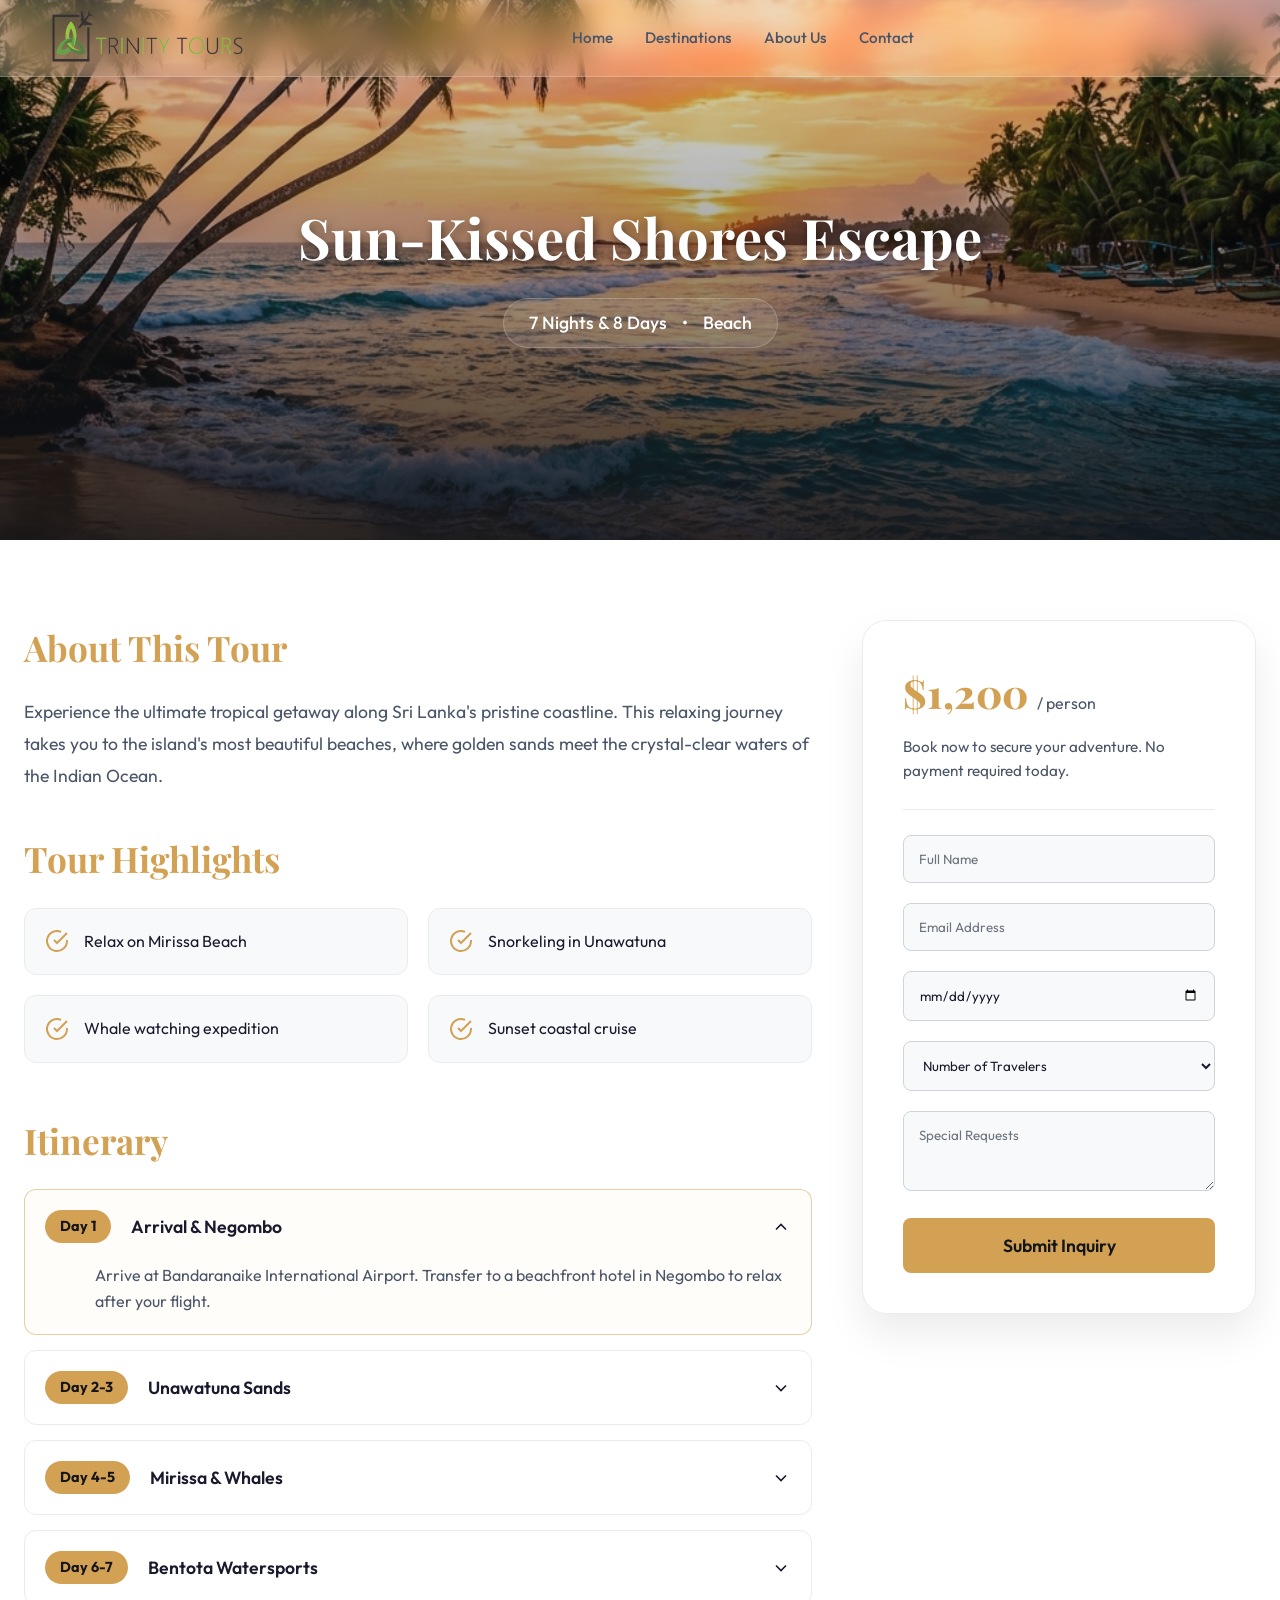
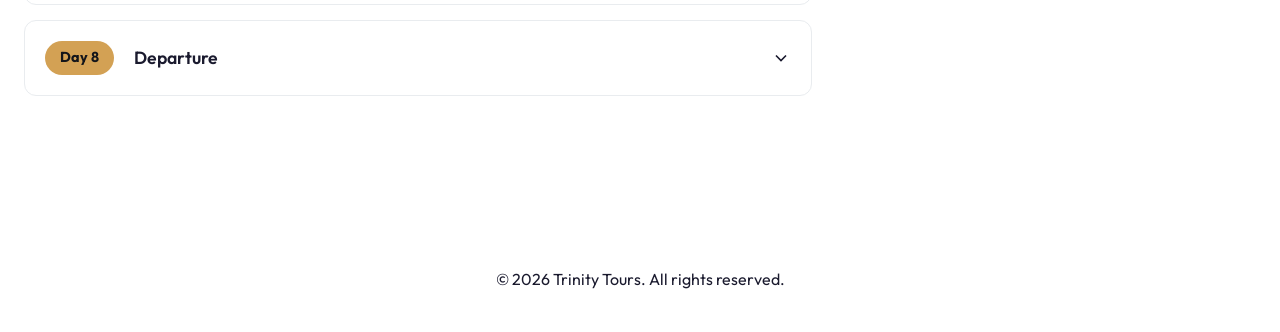
<file: tour-details.html>
<!DOCTYPE html>
<html lang="en">
<head>
  <meta charset="UTF-8" />
  <meta name="viewport" content="width=device-width, initial-scale=1.0" />
  <title>Tour Details – Trinity Tours</title>
  <link rel="preconnect" href="https://fonts.googleapis.com" />
  <link rel="preconnect" href="https://fonts.gstatic.com" crossorigin />
  <link href="https://fonts.googleapis.com/css2?family=Outfit:wght@300;400;500;600;700;800&family=Playfair+Display:ital,wght@0,600;0,700;1,600&display=swap" rel="stylesheet" />
  <link rel="stylesheet" href="css/style.css" />
  <style>
    /* Premium Tour Details Styles */
    .tour-hero {
      position: relative;
      height: 60vh;
      min-height: 400px;
      display: flex;
      align-items: center;
      justify-content: center;
      color: #fff;
      overflow: hidden;
    }
    .tour-hero-bg {
      position: absolute;
      top: 0; left: 0; right: 0; bottom: 0;
      background-size: cover;
      background-position: center;
      z-index: 1;
      transform: scale(1.05);
      animation: kenBurns 20s ease-out infinite alternate;
    }
    @keyframes kenBurns {
      from { transform: scale(1.05); }
      to { transform: scale(1.1); }
    }
    .tour-hero-overlay {
      position: absolute;
      top: 0; left: 0; right: 0; bottom: 0;
      background: linear-gradient(to top, rgba(19, 21, 26, 0.9) 0%, rgba(19, 21, 26, 0.4) 50%, rgba(19, 21, 26, 0.1) 100%);
      z-index: 2;
    }
    .tour-hero-content {
      position: relative;
      z-index: 3;
      text-align: center;
      max-width: 800px;
      padding: 0 20px;
      opacity: 0;
      transform: translateY(30px);
      animation: fadeUp 1s forwards 0.5s;
    }
    @keyframes fadeUp {
      to { opacity: 1; transform: translateY(0); }
    }
    .tour-hero-title {
      font-family: 'Playfair Display', serif;
      font-size: 3.5rem;
      margin-bottom: 1rem;
      text-shadow: 2px 4px 10px rgba(0,0,0,0.5);
    }
    .tour-hero-meta {
      display: inline-flex;
      gap: 15px;
      background: rgba(255, 255, 255, 0.1);
      backdrop-filter: blur(10px);
      padding: 10px 25px;
      border-radius: 30px;
      border: 1px solid rgba(255, 255, 255, 0.2);
      font-size: 1.1rem;
      font-weight: 500;
    }

    .tour-layout {
      display: grid;
      grid-template-columns: 2fr 1fr;
      gap: 50px;
      padding: 80px 0;
    }
    @media (max-width: 992px) {
      .tour-layout {
        grid-template-columns: 1fr;
      }
    }
    @media (max-width: 768px) {
      .tour-hero-title {
        font-size: 2rem;
      }
      .tour-hero-meta {
        font-size: 0.9rem;
      }
      .highlights-grid {
        grid-template-columns: 1fr;
      }
      .booking-card {
        padding: 20px;
      }
      .booking-price {
        font-size: 2rem;
      }
      .tour-main h2 {
        font-size: 1.8rem;
      }
      .itinerary-header {
        padding: 15px;
        gap: 15px;
      }
      .itinerary-body {
        padding: 0 15px 15px 15px;
      }
    }
    @media (max-width: 480px) {
      .tour-hero-title {
        font-size: 1.7rem;
      }
      .itinerary-header {
        flex-direction: column;
        align-items: flex-start;
        gap: 10px;
      }
    }

    /* Left Content */
    .tour-main h2 {
      font-family: 'Playfair Display', serif;
      font-size: 2.2rem;
      color: #D3A154;
      margin-bottom: 20px;
    }
    .tour-description {
      font-size: 1.1rem;
      line-height: 1.8;
      color: #4A5568;
      margin-bottom: 40px;
    }

    .highlights-grid {
      display: grid;
      grid-template-columns: 1fr 1fr;
      gap: 20px;
      margin-bottom: 50px;
    }
    .highlight-item {
      display: flex;
      align-items: center;
      gap: 15px;
      background: #f8f9fa;
      padding: 20px;
      border-radius: 12px;
      border: 1px solid #e9ecef;
      transition: transform 0.3s ease, border-color 0.3s ease;
      color: #1A1A2E;
    }
    .highlight-item:hover {
      transform: translateY(-5px);
      border-color: rgba(211, 161, 84, 0.5);
    }
    .highlight-icon {
      color: #D3A154;
    }

    /* Itinerary Accordion */
    .itinerary-list {
      display: flex;
      flex-direction: column;
      gap: 15px;
    }
    .itinerary-item {
      background: #ffffff;
      border: 1px solid #e9ecef;
      border-radius: 12px;
      overflow: hidden;
      transition: all 0.3s ease;
    }
    .itinerary-header {
      padding: 20px;
      display: flex;
      align-items: center;
      gap: 20px;
      cursor: pointer;
      user-select: none;
    }
    .itinerary-header:hover {
      background: #f8f9fa;
    }
    .itinerary-day {
      background: #D3A154;
      color: #13151A;
      font-weight: 700;
      padding: 5px 15px;
      border-radius: 20px;
      font-size: 0.9rem;
    }
    .itinerary-title {
      font-weight: 600;
      font-size: 1.1rem;
      flex: 1;
      color: #1A1A2E;
    }
    .itinerary-body {
      padding: 0 20px 20px 70px;
      color: #4A5568;
      line-height: 1.6;
      display: none;
    }
    .itinerary-item.active .itinerary-body {
      display: block;
    }
    .itinerary-item.active {
      border-color: rgba(211, 161, 84, 0.5);
      background: #fffdfa;
    }

    /* Right Sidebar */
    .tour-sidebar {
      position: sticky;
      top: 100px;
    }
    .booking-card {
      background: #ffffff;
      backdrop-filter: blur(20px);
      border: 1px solid #e9ecef;
      border-radius: 24px;
      padding: 40px;
      box-shadow: 0 20px 40px rgba(0,0,0,0.08);
    }
    .booking-price {
      font-size: 2.5rem;
      font-weight: 800;
      color: #D3A154;
      margin-bottom: 10px;
      font-family: 'Playfair Display', serif;
    }
    .booking-price span {
      font-size: 1rem;
      color: #4A5568;
      font-family: 'Outfit', sans-serif;
      font-weight: 400;
    }
    .booking-card hr {
      border: none;
      height: 1px;
      background: #e9ecef;
      margin: 25px 0;
    }
    .booking-form .input-group {
      margin-bottom: 20px;
    }
    .booking-form input, .booking-form select, .booking-form textarea {
      width: 100%;
      background: #f8f9fa;
      border: 1px solid #ced4da;
      padding: 15px;
      border-radius: 8px;
      color: #1A1A2E;
      font-family: inherit;
    }
    .booking-form input::placeholder, .booking-form textarea::placeholder {
      color: #6c757d;
    }
    .booking-form input:focus, .booking-form select:focus, .booking-form textarea:focus {
      outline: none;
      border-color: #D3A154;
      background: #ffffff;
    }
    .booking-form .btn-submit {
      width: 100%;
      background: #D3A154;
      color: #13151A;
      border: none;
      padding: 16px;
      border-radius: 8px;
      font-weight: 600;
      font-size: 1.1rem;
      cursor: pointer;
      transition: all 0.3s ease;
    }
    .booking-form .btn-submit:hover {
      background: #1A1A2E;
      color: #ffffff;
      transform: translateY(-2px);
    }
  </style>
  <link rel="icon" type="image/x-icon" href="favicon.ico" />
</head>
<body>

  <!-- NAVBAR -->
  <header class="navbar" id="navbar">
    <div class="nav-container">
      <a href="index.html" class="nav-logo" id="nav-logo-link">
        <img src="logo/logo_small.png" alt="Trinity Tours Logo" class="site-logo" />
      </a>
      <nav class="nav-links" id="nav-links">
        <a href="index.html" class="nav-link">Home</a>
        <a href="destinations.html" class="nav-link">Destinations</a>
        <a href="about.html" class="nav-link">About Us</a>
        <a href="contact.html" class="nav-link">Contact</a>
        <div class="nav-socials nav-mobile-only">
          <a href="#">Facebook</a>
          <a href="#">Instagram</a>
          <a href="#">Twitter</a>
        </div>
      </nav>
      <div class="nav-actions">
        <button class="hamburger" id="hamburger" aria-label="Toggle menu">
          <span></span><span></span><span></span>
        </button>
      </div>
    </div>
  </header>

  <!-- HERO -->
  <section class="tour-hero" id="tour-hero">
    <div class="tour-hero-bg" id="hero-bg"></div>
    <div class="tour-hero-overlay"></div>
    <div class="tour-hero-content">
      <h1 class="tour-hero-title" id="tour-title">Loading Tour...</h1>
      <div class="tour-hero-meta">
        <span id="tour-duration">--</span>
        <span>•</span>
        <span id="tour-category">--</span>
      </div>
    </div>
  </section>

  <!-- CONTENT -->
  <div class="container">
    <div class="tour-layout">
      <!-- Left Column -->
      <div class="tour-main">
        <h2>About This Tour</h2>
        <p class="tour-description" id="tour-desc">
          Loading description...
        </p>

        <h2>Tour Highlights</h2>
        <div class="highlights-grid" id="tour-highlights">
          <!-- Highlights injected here -->
        </div>

        <h2>Itinerary</h2>
        <div class="itinerary-list" id="tour-itinerary">
          <!-- Itinerary injected here -->
        </div>
      </div>

      <!-- Right Column -->
      <aside class="tour-sidebar">
        <div class="booking-card">
          <div class="booking-price" id="tour-price">
            $-- <span>/ person</span>
          </div>
          <p style="color: #4A5568; font-size: 0.95rem;">Book now to secure your adventure. No payment required today.</p>
          <hr />
          <form class="booking-form" onsubmit="event.preventDefault(); alert('Booking Inquiry Submitted Successfully!');">
            <div class="input-group">
              <input type="text" placeholder="Full Name" required />
            </div>
            <div class="input-group">
              <input type="email" placeholder="Email Address" required />
            </div>
            <div class="input-group">
              <input type="date" required />
            </div>
            <div class="input-group">
              <select required>
                <option value="" disabled selected>Number of Travelers</option>
                <option value="1">1 Traveler</option>
                <option value="2">2 Travelers</option>
                <option value="3">3 Travelers</option>
                <option value="4">4+ Travelers</option>
              </select>
            </div>
            <div class="input-group">
              <textarea rows="3" placeholder="Special Requests"></textarea>
            </div>
            <button type="submit" class="btn-submit">Submit Inquiry</button>
          </form>
        </div>
      </aside>
    </div>
  </div>

  <!-- FOOTER -->
  <footer class="footer">
    <div class="container">
      <div class="footer-bottom" style="text-align:center; padding: 40px 0; border-top: 1px solid rgba(255,255,255,0.1); margin-top: 50px;">
        <p>&copy; 2026 Trinity Tours. All rights reserved.</p>
      </div>
    </div>
  </footer>

  <!-- Scripts -->
  <script src="js/main.js"></script>
  <script src="js/tour-data.js"></script>
  <script src="js/tour-details.js"></script>
</body>
</html>
</file>
<file: css/style.css>
/* ============================================
   TRINITY TOURS – MAIN STYLESHEET
   Sri Lanka Tourism Website
   ============================================ */

/* ---- CSS Variables / Design Tokens ---- */
:root {
  --green-primary: #2D6A4F;
  --green-mid: #40916C;
  --green-light: #52B788;
  --green-pale: #D8F3DC;
  --green-accent: #74C69D;
  --gold: #E9A227;
  --gold-light: #F4C261;
  --dark: #0D1B12;
  --dark-2: #1A2F20;
  --dark-3: #243B2C;
  --text-main: #1A1A2E;
  --text-body: #4A5568;
  --text-light: #718096;
  --white: #FFFFFF;
  --white-90: rgba(255,255,255,0.9);
  --white-70: rgba(255,255,255,0.7);
  --white-10: rgba(255,255,255,0.1);
  --white-15: rgba(255,255,255,0.15);
  --glass: rgba(255,255,255,0.08);
  --glass-border: rgba(255,255,255,0.15);
  --shadow-sm: 0 2px 8px rgba(0,0,0,0.08);
  --shadow-md: 0 8px 30px rgba(0,0,0,0.12);
  --shadow-lg: 0 20px 60px rgba(0,0,0,0.18);
  --shadow-green: 0 8px 30px rgba(45,106,79,0.3);
  --radius-sm: 8px;
  --radius-md: 16px;
  --radius-lg: 24px;
  --radius-xl: 32px;
  --transition: 0.3s cubic-bezier(0.4, 0, 0.2, 1);
  --font-main: 'Outfit', sans-serif;
  --font-serif: 'Playfair Display', serif;
}

/* ---- Reset & Base ---- */
*, *::before, *::after { box-sizing: border-box; margin: 0; padding: 0; }
html { scroll-behavior: smooth; font-size: 16px; overflow-x: hidden; }
body {
  font-family: var(--font-main);
  color: var(--text-main);
  background: var(--white);
  overflow-x: hidden;
  line-height: 1.6;
}
img { max-width: 100%; height: auto; display: block; }
a { text-decoration: none; color: inherit; }
ul { list-style: none; }
button { border: none; cursor: pointer; font-family: var(--font-main); }
input, select, textarea { font-family: var(--font-main); }

.container {
  max-width: 1280px;
  margin: 0 auto;
  padding: 0 24px;
}

/* ---- Typography Utilities ---- */
.section-tag {
  display: inline-block;
  font-size: 0.75rem;
  font-weight: 600;
  letter-spacing: 0.12em;
  text-transform: uppercase;
  color: var(--green-mid);
  background: var(--green-pale);
  padding: 4px 12px;
  border-radius: 20px;
  margin-bottom: 12px;
}

.section-title {
  font-size: clamp(1.6rem, 3vw, 2.4rem);
  font-weight: 700;
  line-height: 1.25;
  color: var(--text-main);
  margin-bottom: 12px;
}

.section-desc {
  font-size: 0.95rem;
  color: var(--text-body);
  line-height: 1.7;
  max-width: 480px;
}

.section-header { margin-bottom: 48px; }
.section-header-row {
  display: flex;
  justify-content: space-between;
  align-items: flex-end;
  gap: 24px;
  margin-bottom: 40px;
  flex-wrap: wrap;
}
.section-desc-side {
  font-size: 0.9rem;
  color: var(--text-body);
  max-width: 300px;
  text-align: right;
}

.link-more {
  font-size: 0.9rem;
  font-weight: 600;
  color: var(--green-mid);
  border-bottom: 1px solid var(--green-mid);
  padding-bottom: 2px;
  transition: color var(--transition), border-color var(--transition);
  white-space: nowrap;
}
.link-more:hover { color: var(--green-primary); border-color: var(--green-primary); }

/* ---- Buttons ---- */
.btn-primary {
  background: var(--green-primary);
  color: var(--white);
  padding: 10px 22px;
  border-radius: var(--radius-sm);
  font-weight: 600;
  font-size: 0.875rem;
  transition: background var(--transition), transform var(--transition), box-shadow var(--transition);
}
.btn-primary:hover {
  background: var(--green-mid);
  transform: translateY(-2px);
  box-shadow: var(--shadow-green);
}

.btn-hero-primary {
  background: var(--green-primary);
  color: var(--white);
  padding: 14px 32px;
  border-radius: var(--radius-sm);
  font-size: 1rem;
  font-weight: 700;
  transition: all var(--transition);
  box-shadow: 0 4px 20px rgba(45,106,79,0.4);
}
.btn-hero-primary:hover {
  background: var(--green-mid);
  transform: translateY(-3px);
  box-shadow: 0 8px 30px rgba(45,106,79,0.5);
}

.btn-hero-secondary {
  display: flex;
  align-items: center;
  gap: 10px;
  color: var(--white);
  font-size: 0.95rem;
  font-weight: 600;
  padding: 14px 28px;
  border: 2px solid var(--white-70);
  border-radius: var(--radius-sm);
  backdrop-filter: blur(8px);
  background: var(--white-10);
  transition: all var(--transition);
}
.btn-hero-secondary:hover {
  background: var(--white-15);
  border-color: var(--white);
  transform: translateY(-2px);
}
.play-icon {
  width: 30px; height: 30px;
  background: var(--white);
  color: var(--green-primary);
  border-radius: 50%;
  display: flex; align-items: center; justify-content: center;
  font-size: 0.7rem;
}

/* ============================================
   NAVBAR
   ============================================ */
.navbar {
  position: fixed;
  top: 0; left: 0; right: 0;
  z-index: 1000;
  padding: 8px 0;
  background: rgba(255, 255, 255, 0.2);
  backdrop-filter: blur(16px) saturate(180%);
  -webkit-backdrop-filter: blur(16px) saturate(180%);
  border-bottom: 1px solid rgba(255, 255, 255, 0.2);
  transition: all 0.35s ease;
}

/* Scrolled state — full-width blurred bar */
.navbar.scrolled {
  padding: 6px 0;
  background: rgba(255, 255, 255, 0.85);
  backdrop-filter: blur(24px) saturate(180%);
  -webkit-backdrop-filter: blur(24px) saturate(180%);
  box-shadow: 0 1px 0 rgba(0,0,0,0.05), 0 4px 24px rgba(0,0,0,0.06);
}
.nav-container {
  max-width: 1440px;
  margin: 0 auto;
  padding: 0 40px;
  display: flex;
  align-items: center;
  justify-content: space-between;
}
.nav-logo {
  display: flex;
  align-items: center;
  text-decoration: none;
}
.site-logo {
  height: 60px; /* Increased height for visibility */
  width: auto;
  display: block;
  transition: all 0.35s ease;
}
.navbar.scrolled .site-logo {
  height: 50px; /* Slightly smaller when scrolled */
}
.logo-text {
  font-size: 1.5rem;
  font-weight: 700;
  color: var(--white);
  letter-spacing: 0.5px;
}

.nav-links {
  display: flex;
  align-items: center;
  gap: 32px;
}
.nav-link {
  color: var(--text-body);
  font-size: 0.95rem;
  font-weight: 500;
  transition: all var(--transition);
  text-decoration: none;
}
.nav-link:hover,
.nav-link.active {
  color: var(--text-main);
  font-weight: 600;
}

.nav-actions { display: flex; align-items: center; gap: 16px; }

.nav-mobile-only, .nav-close, .nav-socials, .btn-get-started {
  display: none;
}

.btn-signin {
  color: var(--white);
  font-size: 0.95rem;
  font-weight: 500;
  padding: 10px 24px;
  border-radius: 30px;
  background: var(--text-main);
  border: 1px solid var(--text-main);
  transition: all var(--transition);
  text-decoration: none;
  white-space: nowrap;
  flex-shrink: 0;
}
.btn-signin:hover {
  background: var(--text-body);
  border-color: var(--text-body);
}

.hamburger {
  display: none;
  flex-direction: column;
  gap: 5px;
  background: transparent;
  padding: 6px;
}
.hamburger span {
  display: block;
  width: 22px; height: 2px;
  background: var(--text-main);
  border-radius: 2px;
  transition: all var(--transition);
}
.hamburger.open span:nth-child(1) { transform: translateY(7px) rotate(45deg); }
.hamburger.open span:nth-child(2) { opacity: 0; }
.hamburger.open span:nth-child(3) { transform: translateY(-7px) rotate(-45deg); }

/* ============================================
   HERO SECTION
   ============================================ */
.hero {
  position: relative;
  height: 100vh;
  min-height: 700px;
  display: flex;
  align-items: center;
  justify-content: center;
  overflow: hidden;
}

.hero-bg {
  position: absolute; inset: 0;
  background-size: cover;
  background-position: center;
  z-index: 1;
}

.hero-overlay {
  position: absolute; inset: 0;
  background: linear-gradient(to bottom, rgba(0,0,0,0.4) 0%, rgba(0,0,0,0.1) 40%, rgba(0,0,0,0.5) 100%);
  z-index: 2;
}

.hero-content {
  position: relative;
  z-index: 10;
  text-align: center;
  width: 100%;
}
.hero-title {
  font-family: var(--font-main);
  font-size: clamp(3rem, 5.5vw, 5.5rem);
  font-weight: 400;
  color: var(--white);
  line-height: 1.1;
  letter-spacing: -1px;
}

/* POINTERS */
.pointer {
  position: absolute;
  z-index: 10;
  display: flex;
  align-items: center;
}
.pointer-label {
  background: rgba(255,255,255,0.15);
  border: 1px solid rgba(255,255,255,0.3);
  backdrop-filter: blur(12px);
  color: var(--white);
  padding: 8px 18px;
  border-radius: 20px;
  font-size: 0.85rem;
  font-weight: 600;
  white-space: nowrap;
}
.pointer-dot {
  width: 6px;
  height: 6px;
  background: #fff;
  border-radius: 50%;
  box-shadow: 0 0 10px #fff;
  position: relative;
}
.pointer-dot::after {
  content: '';
  position: absolute;
  top: -4px; left: -4px;
  width: 14px; height: 14px;
  border: 1px solid rgba(255,255,255,0.5);
  border-radius: 50%;
}

.pointer-line {
  width: 60px;
  height: 1px;
  background: rgba(255,255,255,0.5);
}
.pointer-line-left {
  width: 60px;
  height: 1px;
  background: rgba(255,255,255,0.5);
}

.pointer-tl { top: 28%; left: 15%; }
.pointer-tr { top: 28%; right: 20%; }
.pointer-bl { bottom: 35%; left: 20%; }
.pointer-br { bottom: 32%; right: 25%; }

/* HERO FOOTER */
.hero-footer {
  position: absolute;
  bottom: 40px;
  left: 40px;
  right: 40px;
  z-index: 10;
  display: flex;
  justify-content: space-between;
  align-items: center;
}
.hf-left {
  display: flex;
  align-items: center;
  gap: 12px;
}
.btn-book-now {
  background: #4a6c52;
  color: var(--white);
  padding: 14px 28px;
  border-radius: 30px;
  font-weight: 600;
  font-size: 1rem;
  text-decoration: none;
  transition: all var(--transition);
}
.btn-book-now:hover {
  background: #385540;
}
.btn-arrow {
  display: flex;
  align-items: center;
  justify-content: center;
  width: 50px;
  height: 50px;
  background: var(--white);
  border-radius: 50%;
  color: #000;
  text-decoration: none;
  transition: all var(--transition);
}
.btn-arrow:hover {
  transform: rotate(45deg);
}

.hf-center p {
  color: rgba(255,255,255,0.9);
  font-size: 0.95rem;
  text-align: center;
  line-height: 1.6;
  margin: 0;
  text-shadow: 0 2px 4px rgba(0,0,0,0.5);
}

.hf-right {
  display: flex;
  gap: 12px;
}
.social-circle {
  display: flex;
  align-items: center;
  justify-content: center;
  width: 44px;
  height: 44px;
  border-radius: 50%;
  background: rgba(255,255,255,0.05);
  border: 1px solid rgba(255,255,255,0.2);
  color: var(--white);
  backdrop-filter: blur(10px);
  transition: all var(--transition);
}
.social-circle:hover {
  background: rgba(255,255,255,0.2);
}

/* ============================================
   ABOUT US NEW
   ============================================ */
.about-new-section {
  padding: 100px 0;
  background: #ffffff;
}
.about-new-top {
  display: flex;
  gap: 40px;
  margin-bottom: 80px;
  align-items: flex-start;
}
.about-new-label {
  flex: 0 0 150px;
}
.about-new-text {
  flex: 1;
}
.about-new-desc {
  font-size: 1.6rem;
  font-style: italic;
  color: #555;
  line-height: 1.6;
  font-weight: 400;
}
.about-new-stats {
  display: flex;
  justify-content: space-between;
  gap: 20px;
  flex-wrap: wrap;
}
.about-stat-pill {
  display: flex;
  align-items: center;
  border: 1px solid #ccc;
  border-radius: 50px;
  padding: 4px;
  padding-right: 24px;
  gap: 16px;
  flex: 1;
  min-width: 250px;
}
.about-stat-pill .stat-circle {
  width: 70px;
  height: 70px;
  border: 1px solid var(--green-mid);
  border-radius: 50%;
  display: flex;
  align-items: center;
  justify-content: center;
  font-size: 1.3rem;
  font-weight: 400;
  color: #222;
  flex-shrink: 0;
}
.about-stat-pill p {
  font-size: 0.85rem;
  color: #555;
  line-height: 1.4;
  margin: 0;
}

/* ============================================
   ABOUT INTRO
   ============================================ */
.about-intro { padding: 100px 0; }
.about-grid {
  display: grid;
  grid-template-columns: 1fr 1.1fr;
  gap: 80px;
  align-items: center;
}
.about-text .section-title { font-size: clamp(1.6rem, 2.5vw, 2.2rem); }
.about-description {
  font-size: 1rem;
  color: var(--text-body);
  line-height: 1.8;
  margin-bottom: 36px;
}
.about-features { display: flex; flex-direction: column; gap: 20px; }
.feature-item {
  display: flex;
  gap: 16px;
  align-items: flex-start;
  padding: 16px;
  border-radius: var(--radius-md);
  background: #F7FFF9;
  border: 1px solid #E8F5E9;
  transition: transform var(--transition), box-shadow var(--transition);
}
.feature-item:hover { transform: translateX(4px); box-shadow: var(--shadow-sm); }
.feature-icon {
  font-size: 1.6rem;
  flex-shrink: 0;
  width: 44px; height: 44px;
  background: var(--green-pale);
  border-radius: 10px;
  display: flex; align-items: center; justify-content: center;
}
.feature-item strong { display: block; font-weight: 700; margin-bottom: 4px; color: var(--text-main); }
.feature-item p { font-size: 0.85rem; color: var(--text-body); margin: 0; }

.about-image-grid {
  display: grid;
  grid-template-columns: 1.4fr 1fr;
  gap: 16px;
  height: 500px;
}
.about-img-main img { width: 100%; height: 100%; object-fit: cover; border-radius: var(--radius-lg); }
.about-img-side { display: flex; flex-direction: column; gap: 16px; }
.about-img-side img { width: 100%; height: 50%; object-fit: cover; border-radius: var(--radius-md); }

/* ============================================
   PACKAGES
   ============================================ */
.packages-section {
  padding: 100px 0;
  background: #F8F7F3; /* Warm beige background matching screenshot */
}
.packages-split {
  display: grid;
  grid-template-columns: 1fr 1.2fr;
  gap: 80px;
  align-items: center;
}
.section-tag-new {
  display: inline-block;
  font-size: 0.85rem;
  font-weight: 600;
  letter-spacing: 0.15em;
  text-transform: uppercase;
  color: #6C7A6C;
  margin-bottom: 16px;
}
.packages-content-left .section-title {
  font-size: clamp(2.2rem, 4vw, 3.2rem);
  font-weight: 400;
  color: #1A1A1A;
  margin-bottom: 24px;
  line-height: 1.15;
}
.packages-content-left .section-desc {
  font-size: 1.05rem;
  color: #737373;
  line-height: 1.6;
  margin-bottom: 40px;
  max-width: 90%;
}
.link-view-all {
  display: inline-flex;
  align-items: center;
  font-size: 1.05rem;
  font-weight: 600;
  color: #1A1A1A;
  text-decoration: none;
  border-bottom: 1.5px solid #1A1A1A;
  padding-bottom: 2px;
  transition: opacity var(--transition);
}
.link-view-all:hover {
  opacity: 0.7;
}

.packages-content-right {
  position: relative;
}
.package-featured-single {
  position: relative;
  border-radius: 12px;
  overflow: hidden;
  box-shadow: var(--shadow-lg);
}
.package-featured-single img {
  width: 100%;
  height: 600px;
  object-fit: cover;
  display: block;
}
.package-featured-overlay {
  position: absolute;
  bottom: 24px;
  left: 24px;
  right: 24px;
  background: rgba(255, 255, 255, 0.15);
  backdrop-filter: blur(16px);
  -webkit-backdrop-filter: blur(16px);
  border: 1px solid rgba(255, 255, 255, 0.3);
  border-radius: 12px;
  padding: 32px;
  color: #fff;
}
.package-featured-overlay h3 {
  font-size: 1.6rem;
  font-weight: 600;
  margin-bottom: 12px;
  color: #fff;
}
.package-featured-overlay p {
  font-size: 0.95rem;
  color: rgba(255, 255, 255, 0.9);
  line-height: 1.5;
  margin-bottom: 24px;
  max-width: 90%;
}
.package-featured-footer {
  display: flex;
  align-items: center;
  justify-content: space-between;
}
.package-price-large {
  font-size: 1.3rem;
  font-weight: 700;
  color: #fff;
}
.btn-start-booking {
  background: #fff;
  color: var(--green-primary);
  padding: 12px 28px;
  border-radius: 30px;
  font-size: 0.95rem;
  font-weight: 700;
  display: inline-flex;
  align-items: center;
  gap: 8px;
  transition: transform 0.3s ease, box-shadow 0.3s ease;
}
.btn-start-booking:hover {
  transform: translateY(-2px);
  box-shadow: 0 4px 15px rgba(0,0,0,0.1);
}

/* ============================================
   DESTINATIONS
   ============================================ */
.destinations-section { padding: 80px 0; background: #fff; }

.dest-header-top {
  display: flex;
  justify-content: space-between;
  align-items: flex-end;
  border-bottom: 1px solid #eaeaea;
  padding-bottom: 24px;
  margin-bottom: 0;
}
.dest-main-title {
  font-family: var(--font-main);
  font-size: clamp(2rem, 3vw, 2.8rem);
  font-weight: 400;
  color: #1a1a1a;
  line-height: 1;
}
.dest-main-desc {
  font-size: 0.95rem;
  color: #666;
  max-width: 300px;
  text-align: right;
}

.dest-tabs-container {
  border-bottom: 1px solid #eaeaea;
  margin-bottom: 40px;
}
.dest-tabs {
  display: flex;
  justify-content: space-between;
  padding-top: 24px;
  max-width: 900px;
}
.dest-tab {
  display: flex;
  align-items: center;
  gap: 8px;
  padding-bottom: 16px;
  background: none;
  border: none;
  font-size: 0.95rem;
  font-weight: 500;
  color: #333;
  cursor: pointer;
  position: relative;
  transition: color 0.3s;
}
.dest-tab:hover { color: #4a6c52; }
.dest-tab.active {
  color: #4a6c52;
}
.dest-tab.active::after {
  content: '';
  position: absolute;
  bottom: -1px;
  left: 0; right: 0;
  height: 2px;
  background: #4a6c52;
}

.destinations-grid-new {
  display: grid;
  grid-template-columns: repeat(3, 1fr);
  gap: 24px;
}

.dest-card-new {
  position: relative;
  height: 280px;
  cursor: pointer;
}
.dest-card-new img {
  width: 100%;
  height: 100%;
  object-fit: cover;
  border-radius: 12px;
  transition: transform 0.6s ease;
}
/* Ensure the image scales but stays within bounds without clipping the button */
.dest-img-wrap {
  width: 100%;
  height: 100%;
  border-radius: 12px;
  overflow: hidden;
  position: absolute;
  inset: 0;
}
.dest-card-new:hover img {
  transform: scale(1.05);
}
.dest-card-new::after {
  content: '';
  position: absolute;
  inset: 0;
  border-radius: 12px;
  background: linear-gradient(to top, rgba(0,0,0,0.85) 0%, transparent 60%);
  pointer-events: none;
}

.dest-rating-badge {
  position: absolute;
  top: 16px;
  right: 16px;
  background: rgba(255, 255, 255, 0.25);
  backdrop-filter: blur(8px);
  -webkit-backdrop-filter: blur(8px);
  color: #fff;
  padding: 4px 10px;
  border-radius: 6px;
  font-size: 0.85rem;
  font-weight: 500;
  z-index: 2;
}

.dest-card-content {
  position: absolute;
  bottom: 20px;
  left: 20px;
  right: 60px;
  z-index: 2;
  color: #fff;
}
.dest-card-title {
  font-size: 1.25rem;
  font-weight: 400;
  margin-bottom: 4px;
}
.dest-card-price {
  font-size: 0.95rem;
  font-weight: 700;
}

.dest-card-btn {
  position: absolute;
  bottom: 0;
  right: 0;
  width: 60px;
  height: 60px;
  background: #fff;
  border-radius: 20px 0 0 0;
  display: flex;
  align-items: center;
  justify-content: center;
  z-index: 2;
  text-decoration: none;
}

.dest-card-btn::before {
  content: '';
  position: absolute;
  top: -20px;
  right: 0;
  width: 20px;
  height: 20px;
  background: transparent;
  border-bottom-right-radius: 20px;
  box-shadow: 10px 10px 0 10px #fff;
  pointer-events: none;
}

.dest-card-btn::after {
  content: '';
  position: absolute;
  bottom: 0;
  left: -20px;
  width: 20px;
  height: 20px;
  background: transparent;
  border-bottom-right-radius: 20px;
  box-shadow: 10px 10px 0 10px #fff;
  pointer-events: none;
}

.dest-card-btn svg {
  position: relative;
  z-index: 1;
  width: 46px;
  height: 46px;
  background: #4a6c52;
  border-radius: 50%;
  color: #fff;
  padding: 12px;
  transition: background 0.3s, transform 0.3s;
}

.dest-card-btn:hover svg {
  background: #385540;
  transform: translate(2px, -2px);
}

/* ============================================
   TESTIMONIALS
   ============================================ */
.testimonials-section {
  padding: 100px 0;
  background: #FFFFFF;
  overflow: hidden;
}
.section-tag-green {
  background: transparent;
  color: #6C7A6C;
  font-size: 0.85rem;
  letter-spacing: 0.15em;
  padding: 0;
  margin-bottom: 12px;
}
.testimonials-section .section-title {
  color: #1a1a1a;
  font-size: clamp(2.2rem, 4vw, 3.2rem);
  line-height: 1.15;
  font-weight: 400;
}

.testimonial-arrows { display: flex; gap: 12px; }
.arrow-btn {
  width: 50px; height: 50px;
  border-radius: 50%;
  background: #ffffff;
  border: 1px solid #ccc;
  color: #333;
  display: flex; align-items: center; justify-content: center;
  transition: all var(--transition);
}
.arrow-btn:hover { background: #f0f0f0; border-color: #999; }

.testimonials-track-wrap { overflow: hidden; margin-top: 20px; }
.testimonials-track {
  display: flex;
  gap: 24px;
  transition: transform 0.5s cubic-bezier(0.4, 0, 0.2, 1);
}
.testi-card {
  width: 100%;
  max-width: 380px;
  height: 280px;
  background: #FAFCFA;
  border: 1px solid #E2EBE5;
  border-radius: 12px;
  padding: 32px;
  position: relative;
  flex-shrink: 0;
  display: flex;
  flex-direction: column;
}
.testi-header {
  display: flex;
  justify-content: space-between;
  align-items: flex-start;
  margin-bottom: 24px;
}
.testi-author-wrapper {
  display: flex;
  align-items: center;
  gap: 16px;
}
.testi-avatar-img {
  width: 56px; height: 56px;
  border-radius: 50%;
  object-fit: cover;
}
.testi-author-info {
  display: flex;
  flex-direction: column;
}
.testi-author-info strong {
  display: block;
  font-size: 1.05rem;
  color: #1a1a1a;
  font-weight: 700;
}
.testi-author-info span {
  font-size: 0.85rem;
  color: #737373;
}
.testi-quote-icon svg {
  opacity: 0.9;
}
.testi-text {
  font-size: 1rem;
  color: #333;
  line-height: 1.6;
  flex-grow: 1;
}
.testi-stars { 
  display: flex;
  gap: 4px;
}

/* ============================================
   STORIES
   ============================================ */
.stories-section { padding: 100px 0; background: #fff; }
.stories-bento-grid {
  display: grid;
  grid-template-columns: 1.3fr 1fr;
  gap: 24px;
  height: 600px;
}
.bento-col-right {
  display: flex;
  flex-direction: column;
  gap: 24px;
}
.bento-card {
  border-radius: 20px;
  position: relative;
  overflow: hidden;
  display: flex;
  flex-direction: column;
}
.bento-large {
  background-size: cover;
  background-position: center;
  height: 100%;
  padding: 32px;
  justify-content: space-between;
}
.bento-small {
  flex: 1;
  padding: 32px;
}
.bento-solid-green {
  background: #50694e;
  color: #fff;
  display: flex;
  flex-direction: column;
}
.bento-img {
  background-size: cover;
  background-position: center;
  color: #fff;
}
.bento-overlay {
  position: absolute;
  inset: 0;
  background: linear-gradient(to top, rgba(0,0,0,0.7) 0%, transparent 60%);
  z-index: 1;
}
.bento-large-top, .bento-large-bottom, .bento-small-top, .bento-small-mid, .bento-desc {
  position: relative;
  z-index: 2;
}

.bento-pill-group {
  display: flex;
  flex-direction: column;
  gap: 12px;
  align-items: flex-start;
}
.bento-pill {
  padding: 6px 16px;
  border-radius: 30px;
  font-size: 0.85rem;
  font-weight: 500;
  display: inline-flex;
  align-items: center;
}
.bento-pill-outline {
  border: 1px solid rgba(0,0,0,0.5);
  background: rgba(255,255,255,0.2);
  color: #222;
  backdrop-filter: blur(8px);
}
.bento-pill-green {
  background: rgba(80, 105, 78, 0.8);
  color: #fff;
  border: 1px solid rgba(255,255,255,0.2);
  backdrop-filter: blur(8px);
  margin-top: 12px;
}
.bento-pill-white {
  background: #fff;
  color: #222;
  padding: 6px 16px;
  font-weight: 600;
}

.bento-number {
  font-size: 1.8rem;
  font-weight: 300;
  color: rgba(255,255,255,0.9);
  line-height: 1;
  margin-bottom: 12px;
}
.bento-title {
  font-size: clamp(1.8rem, 3vw, 2.4rem);
  font-weight: 400;
  color: #fff;
  line-height: 1.2;
}
.bento-title-small {
  font-size: 1.6rem;
  font-weight: 400;
  color: #fff;
  line-height: 1.3;
}
.bento-small-top {
  display: flex;
  justify-content: space-between;
  align-items: flex-start;
  margin-bottom: 24px;
}
.bento-small-mid {
  display: flex;
  justify-content: space-between;
  align-items: center;
  margin-bottom: 16px;
}
.bento-desc {
  font-size: 0.95rem;
  color: rgba(255,255,255,0.85);
  line-height: 1.6;
}

/* Cutout effect for Top Right Card */
.bento-corner-btn-wrap.tr {
  position: absolute;
  top: -2px;
  right: -2px;
  background: #fff;
  padding: 16px;
  border-bottom-left-radius: 20px;
}
.bento-corner-btn-wrap.tr::before {
  content: '';
  position: absolute;
  top: 0;
  left: -20px;
  width: 20px;
  height: 20px;
  background: radial-gradient(circle at 0% 100%, transparent 20px, #fff 21px);
}
.bento-corner-btn-wrap.tr::after {
  content: '';
  position: absolute;
  bottom: -20px;
  right: 0;
  width: 20px;
  height: 20px;
  background: radial-gradient(circle at 0% 100%, transparent 20px, #fff 21px);
}
.bento-circle-btn {
  display: flex;
  align-items: center;
  justify-content: center;
  width: 60px;
  height: 60px;
  background: #50694e;
  color: #fff;
  border-radius: 50%;
  transition: transform var(--transition);
}
.bento-circle-btn:hover {
  transform: rotate(45deg);
}

/* Cutout effect for Bottom Right Card */
.bento-corner-btn-wrap.br {
  position: absolute;
  bottom: -2px;
  right: -2px;
  background: #fff;
  padding: 16px 16px 16px 24px;
  border-top-left-radius: 20px;
  z-index: 2;
}
.bento-corner-btn-wrap.br::before {
  content: '';
  position: absolute;
  top: -20px;
  right: 0;
  width: 20px;
  height: 20px;
  background: radial-gradient(circle at 0% 0%, transparent 20px, #fff 21px);
}
.bento-corner-btn-wrap.br::after {
  content: '';
  position: absolute;
  bottom: 0;
  left: -20px;
  width: 20px;
  height: 20px;
  background: radial-gradient(circle at 0% 0%, transparent 20px, #fff 21px);
}
.bento-pill-btn {
  display: inline-block;
  background: #50694e;
  color: #fff;
  padding: 12px 24px;
  border-radius: 30px;
  font-weight: 500;
  text-decoration: none;
  transition: opacity var(--transition);
}
.bento-pill-btn:hover {
  opacity: 0.9;
}

/* ============================================
   CTA BANNER
   ============================================ */
.cta-section {
  position: relative;
  padding: 120px 0;
  text-align: center;
  overflow: hidden;
}
.cta-bg {
  position: absolute; inset: 0;
  background-size: cover;
  background-position: center;
  transform: scale(1.05);
}
.cta-overlay {
  position: absolute; inset: 0;
  background: linear-gradient(135deg, rgba(13,27,18,0.88) 0%, rgba(45,106,79,0.7) 100%);
}
.cta-content {
  position: relative;
  z-index: 1;
}
.cta-content .section-tag { background: rgba(82,183,136,0.2); color: var(--green-accent); }
.cta-title {
  font-family: var(--font-serif);
  font-size: clamp(2rem, 4vw, 3.2rem);
  color: var(--white);
  font-weight: 700;
  margin: 16px 0 12px;
}
.cta-content p { color: var(--white-70); font-size: 1.05rem; margin-bottom: 36px; }
.btn-cta {
  background: var(--white);
  color: var(--green-primary);
  padding: 16px 40px;
  border-radius: var(--radius-sm);
  font-size: 1rem;
  font-weight: 700;
  transition: all var(--transition);
  box-shadow: 0 4px 20px rgba(0,0,0,0.2);
}
.btn-cta:hover {
  background: var(--green-pale);
  transform: translateY(-3px);
  box-shadow: 0 8px 30px rgba(0,0,0,0.3);
}

/* ============================================
   CONTACT
   ============================================ */
.contact-section { padding: 100px 0; }
.contact-grid {
  display: grid;
  grid-template-columns: 1fr 1.4fr;
  gap: 80px;
  align-items: start;
}
.contact-info .section-desc {
  color: var(--text-body);
  margin-bottom: 40px;
  max-width: 100%;
}
.contact-details { display: flex; flex-direction: column; gap: 20px; }
.contact-item { display: flex; gap: 16px; align-items: flex-start; }
.contact-icon { font-size: 1.4rem; flex-shrink: 0; }
.contact-item strong { display: block; font-weight: 700; margin-bottom: 2px; }
.contact-item p { font-size: 0.9rem; color: var(--text-body); margin: 0; }

.contact-form-wrap {
  background: #F8FBF8;
  border: 1px solid #E8F0E9;
  border-radius: var(--radius-xl);
  padding: 40px;
}
.contact-form { display: flex; flex-direction: column; gap: 20px; }
.form-row { display: grid; grid-template-columns: 1fr 1fr; gap: 20px; }
.form-group { display: flex; flex-direction: column; gap: 6px; }
.form-group label {
  font-size: 0.8rem;
  font-weight: 700;
  text-transform: uppercase;
  letter-spacing: 0.06em;
  color: var(--text-body);
}
.form-group input,
.form-group select,
.form-group textarea {
  padding: 12px 16px;
  border: 1.5px solid #E2E8F0;
  border-radius: var(--radius-sm);
  font-size: 0.9rem;
  color: var(--text-main);
  background: var(--white);
  transition: border-color var(--transition), box-shadow var(--transition);
  outline: none;
}
.form-group input:focus,
.form-group select:focus,
.form-group textarea:focus {
  border-color: var(--green-mid);
  box-shadow: 0 0 0 3px rgba(64,145,108,0.12);
}
.form-group textarea { resize: vertical; }
.btn-form-submit {
  background: var(--green-primary);
  color: var(--white);
  padding: 14px 32px;
  border-radius: var(--radius-sm);
  font-size: 0.95rem;
  font-weight: 700;
  align-self: flex-start;
  transition: all var(--transition);
}
.btn-form-submit:hover { background: var(--green-mid); transform: translateY(-2px); box-shadow: var(--shadow-green); }
.form-success { color: var(--green-mid); font-size: 0.9rem; font-weight: 600; }

/* ============================================
   NEWSLETTER
   ============================================ */
.newsletter-section {
  padding: 60px 0;
  background: linear-gradient(135deg, var(--dark) 0%, var(--dark-3) 100%);
}
.newsletter-box {
  display: flex;
  align-items: center;
  justify-content: space-between;
  gap: 40px;
  flex-wrap: wrap;
}
.newsletter-text h3 { font-size: 1.4rem; font-weight: 700; color: var(--white); margin-bottom: 6px; }
.newsletter-text p { font-size: 0.9rem; color: var(--white-70); }
.newsletter-form { display: flex; gap: 12px; flex-wrap: wrap; }
.newsletter-form input {
  padding: 12px 20px;
  border-radius: var(--radius-sm);
  border: 1px solid var(--glass-border);
  background: var(--glass);
  color: var(--white);
  font-size: 0.9rem;
  width: 100%;
  max-width: 280px;
  outline: none;
  backdrop-filter: blur(8px);
  transition: border-color var(--transition);
}
.newsletter-form input::placeholder { color: var(--white-70); }
.newsletter-form input:focus { border-color: var(--green-accent); }
.btn-newsletter {
  background: var(--green-primary);
  color: var(--white);
  padding: 12px 24px;
  border-radius: var(--radius-sm);
  font-size: 0.9rem;
  font-weight: 700;
  transition: all var(--transition);
}
.btn-newsletter:hover { background: var(--green-mid); transform: translateY(-2px); }

/* ============================================
   FOOTER
   ============================================ */
.footer-new {
  background: #FAF8F5;
  padding: 80px 0 40px;
  color: #333;
}
.footer-new-top {
  display: flex;
  justify-content: space-between;
  align-items: flex-start;
  margin-bottom: 60px;
}
.footer-new-brand .footer-logo {
  height: 60px;
  width: auto;
  margin-bottom: 16px;
  display: block;
}
.footer-new-brand p {
  color: #737373;
  font-size: 0.95rem;
  line-height: 1.6;
  max-width: 400px;
}
.footer-new-subscribe h2 {
  font-size: 2.2rem;
  font-weight: 500;
  color: #1a1a1a;
  margin-bottom: 24px;
}
.footer-sub-form .input-wrapper {
  position: relative;
  display: flex;
  align-items: center;
  background: transparent;
  border: 1px solid #a3a3a3;
  border-radius: 50px;
  padding: 6px;
  width: 100%;
  max-width: 420px;
}
.footer-sub-form .input-icon {
  position: absolute;
  left: 20px;
  color: #a3a3a3;
}
.footer-sub-form input {
  flex: 1;
  border: none;
  background: transparent;
  padding: 12px 12px 12px 50px;
  font-size: 0.95rem;
  color: #333;
  outline: none;
  min-width: 0;
}
.footer-sub-form input::placeholder {
  color: #a3a3a3;
}
.footer-sub-form button {
  background: #4a6c52;
  color: #fff;
  border: none;
  border-radius: 40px;
  padding: 12px 28px;
  font-weight: 600;
  font-size: 0.85rem;
  cursor: pointer;
  letter-spacing: 0.5px;
}

.footer-new-links {
  display: flex;
  justify-content: space-between;
  border-bottom: 2px dashed #d1d5db;
  padding-bottom: 40px;
  margin-bottom: 30px;
}
.footer-col-new {
  flex: 1;
  position: relative;
  padding: 0 20px;
}
.footer-col-new:not(:last-child)::after {
  content: '';
  position: absolute;
  right: 0;
  top: 0;
  bottom: 0;
  width: 2px;
  border-right: 2px dashed #d1d5db;
}
.footer-col-new:first-child {
  padding-left: 0;
}
.footer-col-new:last-child {
  padding-right: 0;
}
.footer-col-new h4 {
  font-size: 1.1rem;
  font-weight: 600;
  color: #1a1a1a;
  margin-bottom: 24px;
}
.footer-col-new ul {
  list-style: none;
  padding: 0;
  margin: 0;
  display: flex;
  flex-direction: column;
  gap: 16px;
}
.footer-col-new ul li {
  color: #333;
  font-size: 0.95rem;
}
.footer-col-new ul li a {
  color: #333;
  text-decoration: none;
}
.footer-col-new ul li a:hover {
  text-decoration: underline;
}
.footer-col-contact ul li {
  display: flex;
  align-items: flex-start;
  gap: 10px;
  line-height: 1.5;
}
.footer-col-contact .c-icon {
  color: #4a6c52;
  font-size: 1.1rem;
}

.footer-new-bottom {
  display: flex;
  justify-content: space-between;
  align-items: center;
  color: #333;
  font-size: 0.9rem;
  font-weight: 500;
}
.footer-new-bottom a {
  color: #333;
  text-decoration: none;
}

/* ============================================
   SCROLL TO TOP
   ============================================ */
.scroll-top {
  position: fixed;
  bottom: 32px; right: 32px;
  width: 46px; height: 46px;
  background: var(--green-primary);
  color: var(--white);
  border-radius: 50%;
  font-size: 1.2rem;
  display: flex; align-items: center; justify-content: center;
  box-shadow: var(--shadow-green);
  z-index: 999;
  opacity: 0;
  transform: translateY(20px);
  transition: all var(--transition);
}
.scroll-top.visible { opacity: 1; transform: translateY(0); }
.scroll-top:hover { background: var(--green-mid); transform: translateY(-3px); }

/* ============================================
   ANIMATIONS
   ============================================ */
@keyframes fadeInUp {
  from { opacity: 0; transform: translateY(30px); }
  to   { opacity: 1; transform: translateY(0); }
}

.reveal {
  opacity: 0;
  transform: translateY(40px);
  transition: opacity 0.7s ease, transform 0.7s ease;
}
.reveal.visible {
  opacity: 1;
  transform: translateY(0);
}
.reveal-left {
  opacity: 0;
  transform: translateX(-40px);
  transition: opacity 0.7s ease, transform 0.7s ease;
}
.reveal-left.visible { opacity: 1; transform: translateX(0); }
.reveal-right {
  opacity: 0;
  transform: translateX(40px);
  transition: opacity 0.7s ease, transform 0.7s ease;
}
.reveal-right.visible { opacity: 1; transform: translateX(0); }

/* ============================================
   RESPONSIVE
   ============================================ */
@media (max-width: 1100px) {
  .destinations-grid { grid-template-columns: repeat(3, 1fr); }
  .destinations-grid .dest-card:nth-child(1) { grid-column: span 1; }
  .destinations-grid .dest-card:nth-child(4) { grid-column: span 1; }
  .footer-grid { grid-template-columns: 1.5fr 1fr 1fr; gap: 32px; }
  .footer-col:nth-child(4),
  .footer-col:nth-child(5) { grid-column: auto; }
  .about-new-stats { justify-content: center; }
  .about-stat-pill { min-width: 45%; flex: 1 1 45%; }
}

@media (max-width: 900px) {
  .about-grid { grid-template-columns: 1fr; gap: 48px; }
  .about-image-grid { height: 320px; }
  .packages-grid { grid-template-columns: 1fr; }
  .package-card.featured { grid-column: span 1; grid-template-columns: 1fr; }
  .package-card.featured .package-image { min-height: 240px; }
  .stories-bento-grid { grid-template-columns: 1fr; height: auto; gap: 24px; }
  .bento-large { min-height: 400px; margin-bottom: 0; }
  .bento-small { min-height: 280px; height: auto; flex: none; }
  .contact-grid { grid-template-columns: 1fr; gap: 48px; }
  .testimonials-track .testi-card { min-width: calc(50% - 12px); }
  .destinations-grid { grid-template-columns: repeat(2, 1fr); }
  .destinations-grid-new { grid-template-columns: repeat(2, 1fr); }
  .hero-title { font-size: clamp(2.5rem, 4vw, 3rem); }
}

@media (max-width: 768px) {
  .dest-tabs-container { 
    overflow-x: auto; 
    padding-bottom: 10px; 
    -ms-overflow-style: none; 
    scrollbar-width: none; 
  }
  .dest-tabs-container::-webkit-scrollbar {
    display: none;
  }
  .dest-tabs { width: max-content; gap: 24px; padding: 0 4px; }
  .hero-footer {
    flex-direction: column;
    gap: 20px;
    left: 20px;
    right: 20px;
    bottom: 20px;
    padding: 20px;
  }
  .pointer { display: none; }
  .about-new-section { padding: 60px 0; }
  .about-new-top {
    flex-direction: column;
    gap: 16px;
    margin-bottom: 40px;
  }
  .about-new-label { flex: none; height: auto; }
  .about-new-desc { font-size: 1.3rem; }
  .about-stat-pill { min-width: 100%; flex: 1 1 100%; }
  .packages-split {
    flex-direction: column;
  }
  .navbar .nav-links {
    position: fixed;
    top: 0; left: 0; right: 0; bottom: 0;
    width: 100vw;
    height: 100vh;
    background: var(--white);
    flex-direction: column;
    align-items: flex-start;
    justify-content: flex-start;
    padding: 80px 32px 40px;
    gap: 0;
    transform: translateX(100%);
    transition: transform 0.4s ease;
    z-index: 999;
  }
  .navbar .nav-links.open { transform: translateX(0); }

  .navbar .nav-link {
    width: 100%;
    display: flex;
    justify-content: space-between;
    align-items: center;
    padding: 20px 0;
    font-size: 1.1rem;
    font-weight: 500;
    color: var(--text-main);
    border-bottom: 1px solid #f0f0f0;
  }
  .navbar .nav-link::after {
    content: '>';
    font-family: monospace;
    font-size: 1.2rem;
    color: #999;
  }
  .navbar .nav-link.no-chevron::after {
    display: none;
  }

  .nav-mobile-only {
    display: flex;
  }

  .nav-close {
    display: block;
    position: absolute;
    top: 24px;
    right: 24px;
    background: none;
    color: var(--text-main);
    border: none;
    cursor: pointer;
    padding: 8px;
  }

  .btn-get-started {
    display: block;
    width: 100%;
    background: var(--text-main);
    color: var(--white);
    text-align: center;
    padding: 16px 0;
    border-radius: 8px;
    margin-top: 32px;
    font-weight: 600;
    text-decoration: none;
    border: none;
  }

  .nav-socials {
    display: flex;
    justify-content: space-between;
    width: calc(100% - 64px);
    position: absolute;
    bottom: 40px;
    left: 32px;
  }
  .nav-socials a {
    color: #999;
    font-size: 0.9rem;
    text-decoration: none;
  }
  .hamburger { display: flex; z-index: 1001; }
  .nav-container { padding: 0 16px; }
  .site-logo { height: 40px; }
  .navbar.scrolled .site-logo { height: 35px; }
  .btn-signin { padding: 6px 16px; font-size: 0.85rem; }

  .hero-search { flex-direction: column; }
  .search-box { flex-direction: column; gap: 20px; }
  .search-divider { width: 100%; height: 1px; }

  .stats-grid { gap: 0; }
  .stat-divider { display: block; width: 100%; height: 1px; margin: 10px 0; }
  .stat-item { padding: 16px; min-width: 120px; }

  .section-header-row { flex-direction: column; align-items: flex-start; }
  .section-desc-side { text-align: left; max-width: 100%; }

  .destinations-grid-new { grid-template-columns: 1fr; }

  .footer-new-top { flex-direction: column; gap: 32px; align-items: stretch; }
  .footer-new-links { flex-direction: column; gap: 40px; border-bottom: 1px solid #eaeaea; padding-bottom: 30px; }
  .footer-col-new:not(:last-child)::after { display: none; }
  .footer-col-new { padding: 0; }
  .footer-new-bottom { flex-direction: column; gap: 16px; text-align: center; }
  .footer-sub-form .input-wrapper { max-width: 100%; }

  .newsletter-box { flex-direction: column; align-items: flex-start; }
  .newsletter-form { flex-direction: column; width: 100%; }
  .newsletter-form input { width: 100%; }

  .form-row { grid-template-columns: 1fr; }
  .testimonials-track .testi-card { min-width: calc(100% - 0px); }

  .footer-bottom { flex-direction: column; text-align: center; }
  .footer-grid { grid-template-columns: 1fr; gap: 24px; }
}

@media (max-width: 520px) {
  .destinations-grid { grid-template-columns: 1fr; }
  .destinations-grid-new { grid-template-columns: 1fr; }
  .footer-sub-form button {
    padding: 12px 16px;
    font-size: 0.8rem;
  }
  .footer-sub-form input {
    padding: 12px 12px 12px 40px;
    font-size: 0.85rem;
  }
  .footer-sub-form .input-icon {
    left: 12px;
  }
  .hero-title { font-size: 2.2rem; }
  .about-new-desc { font-size: 1.1rem; }
  .about-stat-pill { min-width: 100%; }
  .section-title { font-size: 1.8rem; }
  .btn-hero-primary { padding: 12px 24px; font-size: 0.9rem; }
  .btn-hero-secondary { padding: 12px 24px; font-size: 0.9rem; }
  .hf-center p { font-size: 0.9rem; }
  .hf-center p br { display: none; }
  .hf-left { flex-direction: column; width: 100%; }
  .btn-book-now { width: 100%; text-align: center; justify-content: center; }
  .btn-arrow { display: none; }
}
</file>
<file: css/contact.css>
/* ---- Navbar: dark text on light page background ---- */
.navbar:not(.scrolled) .logo-text,
.navbar:not(.scrolled) .nav-link,
.navbar:not(.scrolled) .btn-signin {
  color: #1a1a1a;
}

.navbar:not(.scrolled) .btn-signin {
  background: rgba(0, 0, 0, 0.06);
  border-color: rgba(0, 0, 0, 0.15);
  color: #1a1a1a;
}

.navbar:not(.scrolled) .hamburger span {
  background: #1a1a1a;
}

/* ---- Page Header (no hero) ---- */
.contact-page-header {
  background: #F8F7F3;
  padding: 160px 0 80px;
  border-bottom: 1px solid #eaeaea;
}

.contact-page-header-inner {
  display: flex;
  justify-content: space-between;
  align-items: flex-end;
  gap: 32px;
  flex-wrap: wrap;
}

.contact-page-eyebrow {
  display: inline-block;
  font-size: 0.8rem;
  font-weight: 700;
  letter-spacing: 0.2em;
  text-transform: uppercase;
  color: #4a6c52;
  margin-bottom: 16px;
}

.contact-page-title {
  font-size: clamp(2.6rem, 5vw, 4.2rem);
  font-weight: 400;
  color: #1a1a1a;
  line-height: 1.1;
  margin: 0;
}

.contact-page-subtitle {
  font-size: 1.05rem;
  color: #737373;
  line-height: 1.7;
  max-width: 380px;
  text-align: right;
}

/* ---- Quick-contact chips ---- */
.contact-chips-bar {
  background: #fff;
  border-bottom: 1px solid #eaeaea;
  padding: 0;
}

.contact-chips-row {
  display: flex;
  align-items: stretch;
  overflow-x: auto;
  scrollbar-width: none;
}

.contact-chips-row::-webkit-scrollbar {
  display: none;
}

.contact-chip {
  display: flex;
  align-items: center;
  gap: 14px;
  padding: 28px 36px;
  border-right: 1px solid #eaeaea;
  min-width: 240px;
  flex: 1;
  text-decoration: none;
  color: inherit;
  transition: background 0.25s;
}

.contact-chip:last-child {
  border-right: none;
}

.contact-chip:hover {
  background: #f8fdf9;
}

.contact-chip-icon {
  width: 48px;
  height: 48px;
  background: #D8F3DC;
  border-radius: 12px;
  display: flex;
  align-items: center;
  justify-content: center;
  color: #2D6A4F;
  flex-shrink: 0;
}

.contact-chip-label {
  font-size: 0.75rem;
  font-weight: 700;
  letter-spacing: 0.1em;
  text-transform: uppercase;
  color: #9ca3af;
  display: block;
  margin-bottom: 4px;
}

.contact-chip-value {
  font-size: 0.95rem;
  font-weight: 600;
  color: #1a1a1a;
}

/* ---- Main Contact Section ---- */
.contact-main-section {
  padding: 100px 0 120px;
  background: #fff;
}

.contact-main-grid {
  display: grid;
  grid-template-columns: 1fr 1.45fr;
  gap: 80px;
  align-items: start;
}

/* ---- Left: Info panel ---- */
.contact-info-panel {}

.contact-info-label {
  font-size: 0.8rem;
  font-weight: 700;
  letter-spacing: 0.15em;
  text-transform: uppercase;
  color: #6C7A6C;
  margin-bottom: 16px;
  display: block;
}

.contact-info-title {
  font-size: clamp(1.8rem, 3vw, 2.6rem);
  font-weight: 400;
  color: #1a1a1a;
  line-height: 1.2;
  margin-bottom: 20px;
}

.contact-info-desc {
  font-size: 0.98rem;
  color: #737373;
  line-height: 1.8;
  margin-bottom: 48px;
}

.contact-detail-list {
  display: flex;
  flex-direction: column;
  gap: 0;
  border: 1px solid #eaeaea;
  border-radius: 16px;
  overflow: hidden;
  margin-bottom: 40px;
}

.contact-detail-row {
  display: flex;
  align-items: center;
  gap: 18px;
  padding: 22px 24px;
  border-bottom: 1px solid #eaeaea;
  transition: background 0.25s;
  text-decoration: none;
  color: inherit;
}

.contact-detail-row:last-child {
  border-bottom: none;
}

.contact-detail-row:hover {
  background: #f8fdf9;
}

.contact-detail-icon {
  width: 44px;
  height: 44px;
  border-radius: 10px;
  background: #D8F3DC;
  display: flex;
  align-items: center;
  justify-content: center;
  color: #2D6A4F;
  flex-shrink: 0;
}

.contact-detail-text {}

.contact-detail-type {
  font-size: 0.75rem;
  font-weight: 700;
  letter-spacing: 0.08em;
  text-transform: uppercase;
  color: #9ca3af;
  display: block;
  margin-bottom: 2px;
}

.contact-detail-value {
  font-size: 0.95rem;
  font-weight: 600;
  color: #1a1a1a;
}

/* Social links */
.contact-social-row {
  display: flex;
  gap: 12px;
}

.contact-social-link {
  width: 46px;
  height: 46px;
  border-radius: 50%;
  border: 1.5px solid #e5e7eb;
  display: flex;
  align-items: center;
  justify-content: center;
  color: #555;
  text-decoration: none;
  transition: border-color 0.25s, background 0.25s, color 0.25s;
}

.contact-social-link:hover {
  border-color: #4a6c52;
  background: #4a6c52;
  color: #fff;
}

/* ---- Right: Form card ---- */
.contact-form-card {
  background: #F8F7F3;
  border: 1px solid #e5e7eb;
  border-radius: 24px;
  padding: 52px 48px;
  position: sticky;
  top: 100px;
}

.contact-form-card-title {
  font-size: 1.6rem;
  font-weight: 500;
  color: #1a1a1a;
  margin-bottom: 8px;
}

.contact-form-card-subtitle {
  font-size: 0.9rem;
  color: #737373;
  line-height: 1.6;
  margin-bottom: 36px;
}

/* Topic selector pills */
.topic-selector {
  display: flex;
  flex-wrap: wrap;
  gap: 10px;
  margin-bottom: 32px;
}

.topic-pill {
  padding: 8px 18px;
  border-radius: 30px;
  border: 1.5px solid #e5e7eb;
  background: #fff;
  font-size: 0.85rem;
  font-weight: 500;
  color: #555;
  cursor: pointer;
  transition: border-color 0.2s, background 0.2s, color 0.2s;
  font-family: var(--font-main, 'Outfit', sans-serif);
}

.topic-pill:hover {
  border-color: #4a6c52;
  color: #4a6c52;
}

.topic-pill.selected {
  background: #4a6c52;
  border-color: #4a6c52;
  color: #fff;
}

/* Reuse form-group, form-row from style.css */
.contact-form-card .form-group label {
  font-size: 0.78rem;
  font-weight: 700;
  text-transform: uppercase;
  letter-spacing: 0.08em;
  color: #737373;
}

.contact-form-card .form-group input,
.contact-form-card .form-group select,
.contact-form-card .form-group textarea {
  background: #fff;
  border: 1.5px solid #e5e7eb;
  border-radius: 10px;
  padding: 13px 16px;
  font-size: 0.92rem;
  color: #1a1a1a;
  outline: none;
  transition: border-color 0.25s, box-shadow 0.25s;
  width: 100%;
  font-family: inherit;
}

.contact-form-card .form-group input:focus,
.contact-form-card .form-group select:focus,
.contact-form-card .form-group textarea:focus {
  border-color: #4a6c52;
  box-shadow: 0 0 0 3px rgba(74, 108, 82, 0.1);
}

.contact-form-card .form-group textarea {
  resize: vertical;
  min-height: 120px;
}

.contact-form-card .form-group select {
  appearance: none;
  background-image: url("data:image/svg+xml,%3Csvg xmlns='http://www.w3.org/2000/svg' width='16' height='16' viewBox='0 0 24 24' fill='none' stroke='%239ca3af' stroke-width='2'%3E%3Cpolyline points='6 9 12 15 18 9'/%3E%3C/svg%3E");
  background-repeat: no-repeat;
  background-position: right 14px center;
  padding-right: 40px;
  cursor: pointer;
}

.btn-submit-contact {
  display: flex;
  align-items: center;
  justify-content: center;
  gap: 10px;
  width: 100%;
  background: #2D6A4F;
  color: #fff;
  padding: 16px 32px;
  border-radius: 12px;
  font-size: 1rem;
  font-weight: 700;
  border: none;
  cursor: pointer;
  font-family: inherit;
  transition: background 0.25s, transform 0.25s, box-shadow 0.25s;
  margin-top: 4px;
}

.btn-submit-contact:hover {
  background: #40916C;
  transform: translateY(-2px);
  box-shadow: 0 8px 28px rgba(45, 106, 79, 0.3);
}

/* Success message */
.form-success-msg {
  display: none;
  align-items: center;
  gap: 10px;
  background: #D8F3DC;
  border: 1px solid #52B788;
  border-radius: 10px;
  padding: 14px 18px;
  color: #2D6A4F;
  font-weight: 600;
  font-size: 0.9rem;
  margin-top: 12px;
}

.form-success-msg.visible {
  display: flex;
}

/* ---- Map Section ---- */
.contact-map-section {
  padding: 0 0 100px;
  background: #fff;
}

.contact-map-header {
  display: flex;
  justify-content: space-between;
  align-items: flex-end;
  margin-bottom: 32px;
  flex-wrap: wrap;
  gap: 20px;
}

.contact-map-title {
  font-size: clamp(1.6rem, 2.5vw, 2.2rem);
  font-weight: 400;
  color: #1a1a1a;
  margin-top: 10px;
}

.contact-map-desc {
  font-size: 0.9rem;
  color: #737373;
  max-width: 300px;
  text-align: right;
  line-height: 1.6;
}

.contact-map-frame {
  width: 100%;
  height: 440px;
  border-radius: 20px;
  overflow: hidden;
  border: 1px solid #eaeaea;
  position: relative;
  background: #f0f4f1;
}

/* Stylised map placeholder (image-based fallback) */
.contact-map-placeholder {
  width: 100%;
  height: 100%;
  background: linear-gradient(135deg, #e8f5e9 0%, #c8e6c9 50%, #a5d6a7 100%);
  display: flex;
  align-items: center;
  justify-content: center;
  flex-direction: column;
  gap: 16px;
}

.map-pin-icon {
  width: 64px;
  height: 64px;
  background: #4a6c52;
  border-radius: 50% 50% 50% 0;
  transform: rotate(-45deg);
  display: flex;
  align-items: center;
  justify-content: center;
  box-shadow: 0 8px 24px rgba(74, 108, 82, 0.35);
  animation: pinBounce 2s ease-in-out infinite;
}

.map-pin-icon svg {
  transform: rotate(45deg);
  color: #fff;
}

@keyframes pinBounce {

  0%,
  100% {
    transform: rotate(-45deg) translateY(0);
  }

  50% {
    transform: rotate(-45deg) translateY(-8px);
  }
}

.map-pin-label {
  font-weight: 700;
  color: #1a1a1a;
  font-size: 1rem;
  text-align: center;
}

.map-pin-sub {
  font-size: 0.85rem;
  color: #555;
  text-align: center;
}

/* ---- FAQ strip ---- */
.contact-faq-section {
  padding: 100px 0;
  background: #F8F7F3;
}

.contact-faq-header {
  text-align: center;
  margin-bottom: 60px;
}

.contact-faq-title {
  font-size: clamp(2rem, 3.5vw, 2.8rem);
  font-weight: 400;
  color: #1a1a1a;
  margin: 12px 0 18px;
}

.contact-faq-desc {
  font-size: 1rem;
  color: #737373;
  max-width: 500px;
  margin: 0 auto;
  line-height: 1.7;
}

.faq-list {
  max-width: 800px;
  margin: 0 auto;
  display: flex;
  flex-direction: column;
  gap: 12px;
}

.faq-item {
  background: #fff;
  border: 1px solid #eaeaea;
  border-radius: 14px;
  overflow: hidden;
  transition: border-color 0.25s, box-shadow 0.25s;
}

.faq-item.open {
  border-color: #4a6c52;
  box-shadow: 0 4px 20px rgba(74, 108, 82, 0.1);
}

.faq-question {
  display: flex;
  align-items: center;
  justify-content: space-between;
  padding: 22px 28px;
  cursor: pointer;
  font-weight: 600;
  font-size: 1rem;
  color: #1a1a1a;
  gap: 16px;
  list-style: none;
  user-select: none;
}

.faq-question::-webkit-details-marker {
  display: none;
}

.faq-chevron {
  width: 32px;
  height: 32px;
  border-radius: 50%;
  border: 1.5px solid #e5e7eb;
  display: flex;
  align-items: center;
  justify-content: center;
  color: #555;
  flex-shrink: 0;
  transition: transform 0.3s, background 0.3s, border-color 0.3s;
}

.faq-item.open .faq-chevron {
  transform: rotate(180deg);
  background: #4a6c52;
  border-color: #4a6c52;
  color: #fff;
}

.faq-answer {
  max-height: 0;
  overflow: hidden;
  transition: max-height 0.4s ease, padding 0.3s ease;
}

.faq-item.open .faq-answer {
  max-height: 300px;
  padding: 0 28px 24px;
}

.faq-answer p {
  font-size: 0.95rem;
  color: #555;
  line-height: 1.7;
  margin: 0;
}

/* ============================================
   RESPONSIVE
   ============================================ */
@media (max-width: 1000px) {
  .contact-main-grid {
    grid-template-columns: 1fr;
    gap: 48px;
  }

  .contact-form-card {
    position: static;
    padding: 40px 32px;
  }
}

@media (max-width: 768px) {
  .contact-page-header {
    padding: 130px 0 60px;
  }

  .contact-page-header-inner {
    flex-direction: column;
    align-items: flex-start;
    gap: 16px;
  }

  .contact-page-subtitle {
    text-align: left;
    max-width: 100%;
  }

  .contact-chips-row {
    flex-wrap: wrap;
  }

  .contact-chip {
    min-width: calc(50% - 1px);
    border-right: none;
    border-bottom: 1px solid #eaeaea;
  }

  .form-row {
    grid-template-columns: 1fr;
  }

  .contact-map-header {
    flex-direction: column;
    align-items: flex-start;
    gap: 16px;
  }

  .contact-map-desc {
    text-align: left;
    max-width: 100%;
  }

  .contact-map-frame {
    height: 320px;
  }

  .contact-info-list {
    gap: 16px;
  }
}

@media (max-width: 520px) {
  .contact-form-card {
    padding: 28px 20px;
  }

  .contact-chip {
    min-width: 100%;
    padding: 16px 0;
  }

  .contact-page-title {
    font-size: clamp(2rem, 5vw, 2.5rem);
  }
}
</file>
<file: css/destinations.css>
/* ============================================
   TRINITY TOURS – DESTINATIONS PAGE STYLES
   Extends style.css — do not modify style.css
   ============================================ */

/* ---- Destinations Deck Hero ---- */
.dest-deck-hero {
  position: relative;
  background: #ffffff;
  padding-top: 100px; /* Reduced space for navbar */
  display: flex;
  flex-direction: column;
  min-height: 100vh;
  overflow: hidden;
}

.deck-hero-top {
  text-align: center;
  padding: 20px 20px 50px;
  display: flex;
  flex-direction: column;
  align-items: center;
  z-index: 2;
}

.deck-subtitle {
  font-family: 'Outfit', sans-serif;
  font-size: 0.95rem;
  font-weight: 500;
  letter-spacing: 0.05em;
  color: #555;
  margin-bottom: 24px;
}

.deck-title {
  font-family: 'Playfair Display', serif;
  font-size: clamp(3rem, 6vw, 4.5rem);
  font-weight: 400;
  line-height: 1.1;
  color: #111;
  margin-bottom: 40px;
}

.deck-scroll-action {
  display: flex;
  flex-direction: column;
  align-items: center;
  gap: 12px;
}

.deck-scroll-text {
  font-family: 'Outfit', sans-serif;
  font-size: 0.75rem;
  font-weight: 600;
  letter-spacing: 0.1em;
  color: #333;
  text-transform: uppercase;
}

.deck-scroll-circle {
  width: 44px;
  height: 44px;
  border: 1px solid #ccc;
  border-radius: 50%;
  display: flex;
  align-items: center;
  justify-content: center;
  color: #555;
  cursor: pointer;
  transition: all 0.3s ease;
}

.deck-scroll-circle:hover {
  border-color: #111;
  color: #111;
  transform: translateY(3px);
}

.deck-hero-bottom {
  flex: 1;
  width: 100%;
  display: flex;
  justify-content: center;
  padding: 0 20px 40px;
}

.deck-gallery {
  display: flex;
  align-items: stretch;
  justify-content: center;
  gap: 20px;
  width: 100%;
  max-width: 1440px;
}

.deck-card {
  flex: 1;
  height: 60vh;
  min-height: 400px;
  max-height: 700px;
  position: relative;
  overflow: hidden;
}

.deck-card img {
  width: 100%;
  height: 100%;
  object-fit: cover;
  transition: transform 0.8s ease;
}

.deck-card:hover img {
  transform: scale(1.05);
}

@media (max-width: 900px) {
  .deck-card {
    height: 40vh;
  }
}

@media (max-width: 768px) {
  .deck-gallery {
    flex-direction: column;
    gap: 16px;
  }
  .deck-card {
    width: 100%;
    height: 300px;
    min-height: unset;
  }
  .dest-deck-hero {
    padding-top: 100px;
  }
}

/* ---- Stats Strip ---- */
.dest-stats-strip {
  background: #ffffff;
  border-bottom: 1px solid #eaeaea;
  padding: 0;
}
.dest-stats-row {
  display: flex;
  align-items: center;
  justify-content: space-between;
  flex-wrap: wrap;
}
.dest-stat-item {
  display: flex;
  flex-direction: column;
  align-items: center;
  justify-content: center;
  padding: 28px 20px;
  flex: 1;
  min-width: 120px;
  text-align: center;
}
.dest-stat-num {
  font-size: clamp(1.6rem, 2.5vw, 2.2rem);
  font-weight: 700;
  color: #1a1a1a;
  line-height: 1;
  margin-bottom: 6px;
}
.dest-stat-label {
  font-size: 0.8rem;
  color: #737373;
  letter-spacing: 0.04em;
  font-weight: 500;
}
.dest-stat-divider {
  width: 1px;
  height: 40px;
  background: #e5e7eb;
  flex-shrink: 0;
}

/* ---- Filter Bar Section ---- */
.dest-filter-bar-section {
  background: #ffffff;
  padding: 64px 0 0;
}
.dest-filter-header {
  display: flex;
  justify-content: space-between;
  align-items: flex-end;
  margin-bottom: 32px;
  gap: 24px;
  flex-wrap: wrap;
}
.dest-filter-title-group {
  display: flex;
  flex-direction: column;
}
.dest-page-title {
  font-size: clamp(1.8rem, 3vw, 2.6rem);
  font-weight: 400;
  color: #1a1a1a;
  line-height: 1.15;
  margin: 8px 0 0;
}

/* ---- Search box ---- */
.dest-search-box {
  display: flex;
  align-items: center;
  gap: 10px;
  border: 1px solid #d1d5db;
  border-radius: 50px;
  padding: 10px 20px;
  background: #f9fafb;
  min-width: 280px;
  transition: border-color 0.3s, box-shadow 0.3s;
}
.dest-search-box:focus-within {
  border-color: #4a6c52;
  box-shadow: 0 0 0 3px rgba(74,108,82,0.12);
  background: #fff;
}
.dest-search-box svg {
  color: #9ca3af;
  flex-shrink: 0;
}
.dest-search-box input {
  border: none;
  outline: none;
  background: transparent;
  font-size: 0.9rem;
  color: #1a1a1a;
  width: 100%;
}
.dest-search-box input::placeholder {
  color: #9ca3af;
}

/* ---- Toolbar ---- */
.dest-toolbar {
  display: flex;
  align-items: center;
  justify-content: space-between;
  padding: 24px 0 0;
  flex-wrap: wrap;
  gap: 12px;
}
.dest-result-count {
  font-size: 0.9rem;
  color: #737373;
}
.dest-result-count strong {
  color: #1a1a1a;
}
.dest-sort-wrap {
  display: flex;
  align-items: center;
  gap: 10px;
  font-size: 0.9rem;
  color: #555;
}
.dest-sort-wrap select {
  border: 1px solid #d1d5db;
  border-radius: 8px;
  padding: 8px 14px;
  font-size: 0.9rem;
  color: #1a1a1a;
  background: #fff;
  outline: none;
  cursor: pointer;
  transition: border-color 0.2s;
}
.dest-sort-wrap select:focus {
  border-color: #4a6c52;
}

/* ---- Destinations Grid Section ---- */
.dest-grid-section {
  padding: 40px 0 80px;
  background: #fff;
}
.dest-page-grid {
  grid-template-columns: repeat(3, 1fr);
  gap: 28px;
  margin-bottom: 48px;
}
.dest-page-card {
  height: 300px;
  border-radius: 16px;
  transition: transform 0.3s ease, box-shadow 0.3s ease;
}
.dest-page-card:hover {
  transform: translateY(-6px);
  box-shadow: 0 20px 50px rgba(0,0,0,0.18);
}

/* Category chip (sits above the gradient, inside card) */
.dest-category-chip {
  position: absolute;
  top: 16px;
  left: 16px;
  background: rgba(255,255,255,0.18);
  border: 1px solid rgba(255,255,255,0.3);
  backdrop-filter: blur(10px);
  color: #fff;
  font-size: 0.75rem;
  font-weight: 600;
  letter-spacing: 0.05em;
  padding: 5px 12px;
  border-radius: 20px;
  z-index: 2;
  text-transform: capitalize;
}

/* Extend dest-card-content for meta row */
.dest-card-meta {
  display: flex;
  align-items: center;
  justify-content: space-between;
  margin-top: 6px;
}
.dest-card-location {
  display: flex;
  align-items: center;
  gap: 5px;
  font-size: 0.8rem;
  color: rgba(255,255,255,0.75);
  font-weight: 400;
}

/* Animate card entries */
.dest-page-card {
  animation: fadeInUp 0.5s ease both;
}

/* ---- Empty State ---- */
.dest-empty-state {
  text-align: center;
  padding: 80px 20px;
  color: #999;
}
.dest-empty-state h3 {
  font-size: 1.4rem;
  font-weight: 600;
  margin: 20px 0 8px;
  color: #555;
}
.dest-empty-state p {
  font-size: 0.95rem;
  margin-bottom: 24px;
}
.btn-reset-filter {
  background: #4a6c52;
  color: #fff;
  padding: 12px 28px;
  border-radius: 30px;
  font-weight: 600;
  font-size: 0.9rem;
  border: none;
  cursor: pointer;
  transition: background 0.3s;
}
.btn-reset-filter:hover {
  background: #385540;
}

/* ---- Load More ---- */
.dest-load-more-wrap {
  text-align: center;
  padding-top: 8px;
}
.btn-load-more {
  background: transparent;
  color: #4a6c52;
  border: 1.5px solid #4a6c52;
  padding: 14px 40px;
  border-radius: 50px;
  font-size: 0.95rem;
  font-weight: 600;
  cursor: pointer;
  transition: all 0.3s ease;
  letter-spacing: 0.03em;
}
.btn-load-more:hover {
  background: #4a6c52;
  color: #fff;
  transform: translateY(-2px);
  box-shadow: 0 8px 24px rgba(74,108,82,0.25);
}

/* ---- Region Section ---- */
.region-section {
  padding: 100px 0;
  background: #F8F7F3;
}
.region-bento-grid {
  display: grid;
  grid-template-columns: 1.5fr 1fr 1fr;
  grid-template-rows: 280px 280px;
  gap: 20px;
}
.region-card {
  border-radius: 20px;
  position: relative;
  overflow: hidden;
  background-size: cover;
  background-position: center;
  cursor: pointer;
}
.region-card::after {
  content: '';
  position: absolute;
  inset: 0;
  background: linear-gradient(to top, rgba(0,0,0,0.75) 0%, rgba(0,0,0,0.1) 60%);
  border-radius: 20px;
  transition: opacity 0.3s;
}
.region-card:hover::after {
  opacity: 0.7;
}
.region-large {
  grid-row: span 2;
}
.region-card-inner {
  position: absolute;
  inset: 0;
  z-index: 2;
  padding: 28px;
  display: flex;
  flex-direction: column;
  justify-content: space-between;
}
.region-pill {
  display: inline-block;
  background: rgba(255,255,255,0.15);
  border: 1px solid rgba(255,255,255,0.3);
  backdrop-filter: blur(10px);
  color: #fff;
  font-size: 0.8rem;
  font-weight: 600;
  letter-spacing: 0.06em;
  padding: 6px 14px;
  border-radius: 20px;
  align-self: flex-start;
}
.region-info h3 {
  font-size: 1.3rem;
  font-weight: 500;
  color: #fff;
  margin-bottom: 10px;
  line-height: 1.3;
}
.region-large .region-info h3 {
  font-size: 1.8rem;
}
.region-info p {
  font-size: 0.9rem;
  color: rgba(255,255,255,0.85);
  line-height: 1.5;
  margin-bottom: 16px;
}
.region-link {
  display: inline-flex;
  align-items: center;
  color: #fff;
  font-weight: 600;
  font-size: 0.9rem;
  text-decoration: none;
  border-bottom: 1px solid rgba(255,255,255,0.5);
  padding-bottom: 2px;
  transition: border-color 0.2s, opacity 0.2s;
}
.region-link:hover {
  opacity: 0.85;
  border-color: #fff;
}
/* Scale image on hover */
.region-card {
  transition: transform 0.4s ease, box-shadow 0.4s ease;
}
.region-card:hover {
  transform: translateY(-4px);
  box-shadow: 0 24px 50px rgba(0,0,0,0.22);
}

/* ---- CTA Banner ---- */
.dest-cta-section {
  position: relative;
  padding: 130px 0;
  text-align: center;
  overflow: hidden;
}
.dest-cta-bg {
  position: absolute;
  inset: 0;
  background-size: cover;
  background-position: center;
  transform: scale(1.05);
  z-index: 0;
}
.dest-cta-overlay {
  position: absolute;
  inset: 0;
  background: linear-gradient(135deg, rgba(13,27,18,0.9) 0%, rgba(45,106,79,0.75) 100%);
  z-index: 1;
}
.dest-cta-content {
  position: relative;
  z-index: 2;
}
.dest-cta-title {
  font-size: clamp(2.2rem, 4.5vw, 3.8rem);
  font-weight: 400;
  color: #fff;
  margin: 16px 0 16px;
  line-height: 1.15;
}
.dest-cta-desc {
  font-size: 1.1rem;
  color: rgba(255,255,255,0.8);
  margin-bottom: 40px;
  max-width: 500px;
  margin-left: auto;
  margin-right: auto;
}
.dest-cta-actions {
  display: flex;
  align-items: center;
  justify-content: center;
  gap: 20px;
  flex-wrap: wrap;
}
.dest-cta-call {
  display: flex;
  align-items: center;
  gap: 12px;
  color: rgba(255,255,255,0.9);
  font-weight: 600;
  font-size: 1rem;
  text-decoration: none;
  transition: color 0.2s;
}
.dest-cta-call:hover {
  color: #fff;
}
.dest-cta-call-icon {
  width: 46px;
  height: 46px;
  background: rgba(255,255,255,0.15);
  border: 1px solid rgba(255,255,255,0.25);
  border-radius: 50%;
  display: flex;
  align-items: center;
  justify-content: center;
  backdrop-filter: blur(10px);
  transition: background 0.2s;
}
.dest-cta-call:hover .dest-cta-call-icon {
  background: rgba(255,255,255,0.25);
}

/* ---- Rating badge with star ---- */
.dest-rating-badge {
  display: flex;
  align-items: center;
  gap: 4px;
}

/* ---- Card entry stagger ---- */
.dest-page-card:nth-child(1)  { animation-delay: 0.05s; }
.dest-page-card:nth-child(2)  { animation-delay: 0.10s; }
.dest-page-card:nth-child(3)  { animation-delay: 0.15s; }
.dest-page-card:nth-child(4)  { animation-delay: 0.20s; }
.dest-page-card:nth-child(5)  { animation-delay: 0.25s; }
.dest-page-card:nth-child(6)  { animation-delay: 0.30s; }
.dest-page-card:nth-child(7)  { animation-delay: 0.35s; }
.dest-page-card:nth-child(8)  { animation-delay: 0.40s; }
.dest-page-card:nth-child(9)  { animation-delay: 0.45s; }
.dest-page-card:nth-child(10) { animation-delay: 0.50s; }
.dest-page-card:nth-child(11) { animation-delay: 0.55s; }
.dest-page-card:nth-child(12) { animation-delay: 0.60s; }

/* Hidden cards (filter) */
.dest-page-card.hidden {
  display: none !important;
}

/* ============================================
   RESPONSIVE
   ============================================ */
@media (max-width: 1100px) {
  .dest-page-grid { grid-template-columns: repeat(2, 1fr); }
  .region-bento-grid {
    grid-template-columns: 1fr 1fr;
    grid-template-rows: 240px 240px 240px;
  }
  .region-large { grid-row: span 1; }
}

@media (max-width: 900px) {
  .region-bento-grid {
    grid-template-columns: 1fr 1fr;
    grid-template-rows: repeat(3, 220px);
  }
  .region-large { grid-column: span 2; }
  .dest-stats-row { justify-content: center; }
  .dest-stat-divider { display: none; }
  .dest-stat-item { min-width: 50%; border-bottom: 1px solid #f0f0f0; }
}

@media (max-width: 768px) {
  .dest-filter-header { flex-direction: column; align-items: flex-start; gap: 16px; }
  .dest-search-box { width: 100%; min-width: unset; }
  .dest-page-grid { grid-template-columns: 1fr 1fr; }
  .dest-page-card { height: 260px; }
  .region-bento-grid { grid-template-columns: 1fr; grid-template-rows: unset; }
  .region-large { grid-column: span 1; height: 300px; }
  .region-small { height: 220px; }
  .dest-toolbar { flex-direction: column; align-items: flex-start; gap: 16px; width: 100%; }
  .dest-sort { width: 100%; }
  .dest-sort select { width: 100%; }
}

@media (max-width: 520px) {
  .dest-page-grid { grid-template-columns: 1fr; }
  .dest-page-card { height: 280px; }
  .dest-stats-strip { display: block; }
  .dest-stat-item { min-width: 100%; padding: 16px 0; }
  .dest-cta-title { font-size: 2rem; }
  .dest-hero-title { font-size: clamp(2rem, 5vw, 2.8rem); }
}

/* ---- Reversed Packages Split ---- */
.packages-split-reversed {
  grid-template-columns: 1.2fr 1fr;
}
.packages-split-reversed .packages-content-left {
  order: 2;
}
.packages-split-reversed .packages-content-right {
  order: 1;
}
@media (max-width: 900px) {
  .packages-split-reversed {
    grid-template-columns: 1fr;
  }
  .packages-split-reversed .packages-content-left {
    order: unset;
  }
  .packages-split-reversed .packages-content-right {
    order: unset;
  }
}
</file>
